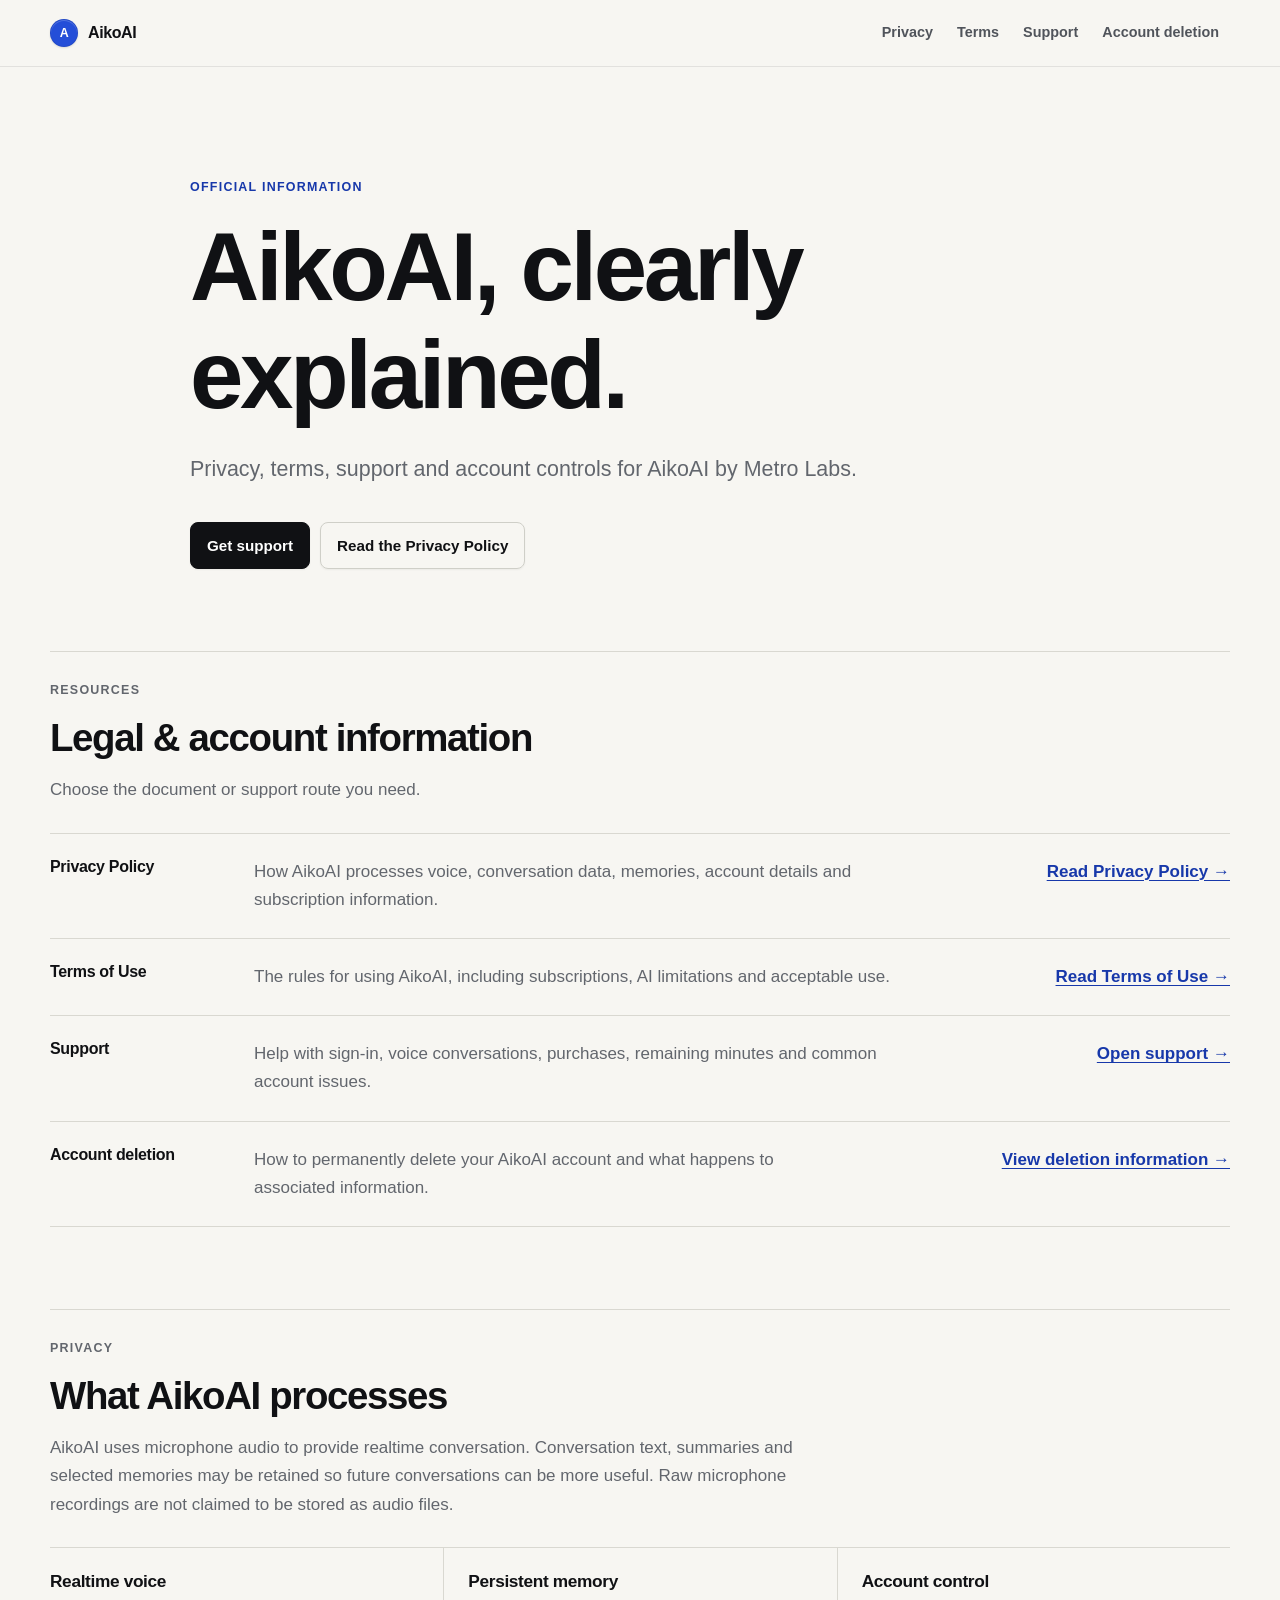
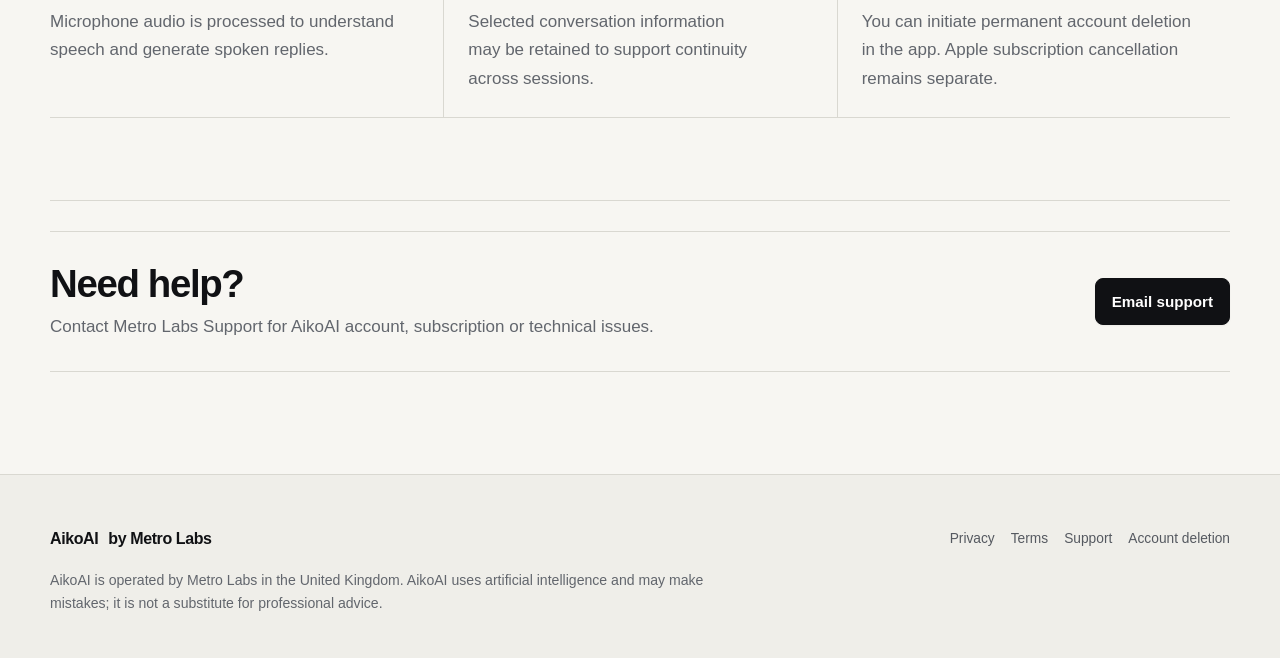
<file: index.html>
<!doctype html>
<html lang="en-GB">
<head>
  <meta charset="utf-8">
  <meta name="viewport" content="width=device-width, initial-scale=1">
  <meta name="description" content="Official privacy, terms, support and account-deletion information for AikoAI by Metro Labs.">
  <meta name="theme-color" content="#f7f6f2">
  <title>AikoAI — Legal & Support</title>
  <link rel="stylesheet" href="assets/styles.css">
</head>
<body>
  <a class="skip-link" href="#main">Skip to main content</a>

  <header class="site-header">
    <div class="nav-wrap">
      <a class="brand" href="./" aria-label="AikoAI home">
        <span class="brand-mark" aria-hidden="true">A</span>
        <span translate="no">AikoAI</span>
      </a>
      <nav class="site-nav" aria-label="Primary navigation">
        <a href="privacy/">Privacy</a>
        <a href="terms/">Terms</a>
        <a href="support/">Support</a>
        <a href="account-deletion/">Account deletion</a>
      </nav>
    </div>
  </header>

  <main id="main">
    <section class="hero page-wrap" aria-labelledby="hero-title">
      <p class="eyebrow">Official information</p>
      <h1 id="hero-title">AikoAI, clearly explained.</h1>
      <p class="hero-copy">Privacy, terms, support and account controls for AikoAI by Metro Labs.</p>
      <div class="button-row">
        <a class="button button-primary" href="support/">Get support</a>
        <a class="button button-secondary" href="privacy/">Read the Privacy Policy</a>
      </div>
    </section>

    <div class="page-wrap">
      <section class="section" aria-labelledby="resources-title">
        <div class="section-heading">
          <p class="eyebrow">Resources</p>
          <h2 id="resources-title">Legal & account information</h2>
          <p>Choose the document or support route you need.</p>
        </div>

        <div class="card-grid">
          <article class="card">
            <h3>Privacy Policy</h3>
            <p>How AikoAI processes voice, conversation data, memories, account details and subscription information.</p>
            <a class="card-link" href="privacy/">Read Privacy Policy <span aria-hidden="true">→</span></a>
          </article>

          <article class="card">
            <h3>Terms of Use</h3>
            <p>The rules for using AikoAI, including subscriptions, AI limitations and acceptable use.</p>
            <a class="card-link" href="terms/">Read Terms of Use <span aria-hidden="true">→</span></a>
          </article>

          <article class="card">
            <h3>Support</h3>
            <p>Help with sign-in, voice conversations, purchases, remaining minutes and common account issues.</p>
            <a class="card-link" href="support/">Open support <span aria-hidden="true">→</span></a>
          </article>

          <article class="card">
            <h3>Account deletion</h3>
            <p>How to permanently delete your AikoAI account and what happens to associated information.</p>
            <a class="card-link" href="account-deletion/">View deletion information <span aria-hidden="true">→</span></a>
          </article>
        </div>
      </section>

      <section class="section" aria-labelledby="privacy-title">
        <div class="section-heading">
          <p class="eyebrow">Privacy</p>
          <h2 id="privacy-title">What AikoAI processes</h2>
          <p>AikoAI uses microphone audio to provide realtime conversation. Conversation text, summaries and selected memories may be retained so future conversations can be more useful. Raw microphone recordings are not claimed to be stored as audio files.</p>
        </div>

        <div class="feature-grid">
          <article class="feature">
            <h3>Realtime voice</h3>
            <p>Microphone audio is processed to understand speech and generate spoken replies.</p>
          </article>
          <article class="feature">
            <h3>Persistent memory</h3>
            <p>Selected conversation information may be retained to support continuity across sessions.</p>
          </article>
          <article class="feature">
            <h3>Account control</h3>
            <p>You can initiate permanent account deletion in the app. Apple subscription cancellation remains separate.</p>
          </article>
        </div>
      </section>

      <section class="section" aria-labelledby="contact-title">
        <div class="contact-panel">
          <div>
            <h2 id="contact-title">Need help?</h2>
            <p>Contact Metro Labs Support for AikoAI account, subscription or technical issues.</p>
          </div>
          <a class="button button-primary" href="mailto:help.metrolabs@gmail.com?subject=AikoAI%20support%20request">Email support</a>
        </div>
      </section>
    </div>
  </main>

  <footer class="site-footer">
    <div class="page-wrap footer-grid">
      <div>
        <a class="brand" href="./"><span translate="no">AikoAI</span> by Metro Labs</a>
        <p>AikoAI is operated by Metro Labs in the United Kingdom. AikoAI uses artificial intelligence and may make mistakes; it is not a substitute for professional advice.</p>
      </div>
      <nav class="footer-links" aria-label="Footer navigation">
        <a href="privacy/">Privacy</a>
        <a href="terms/">Terms</a>
        <a href="support/">Support</a>
        <a href="account-deletion/">Account deletion</a>
      </nav>
    </div>
  </footer>
</body>
</html>
</file>
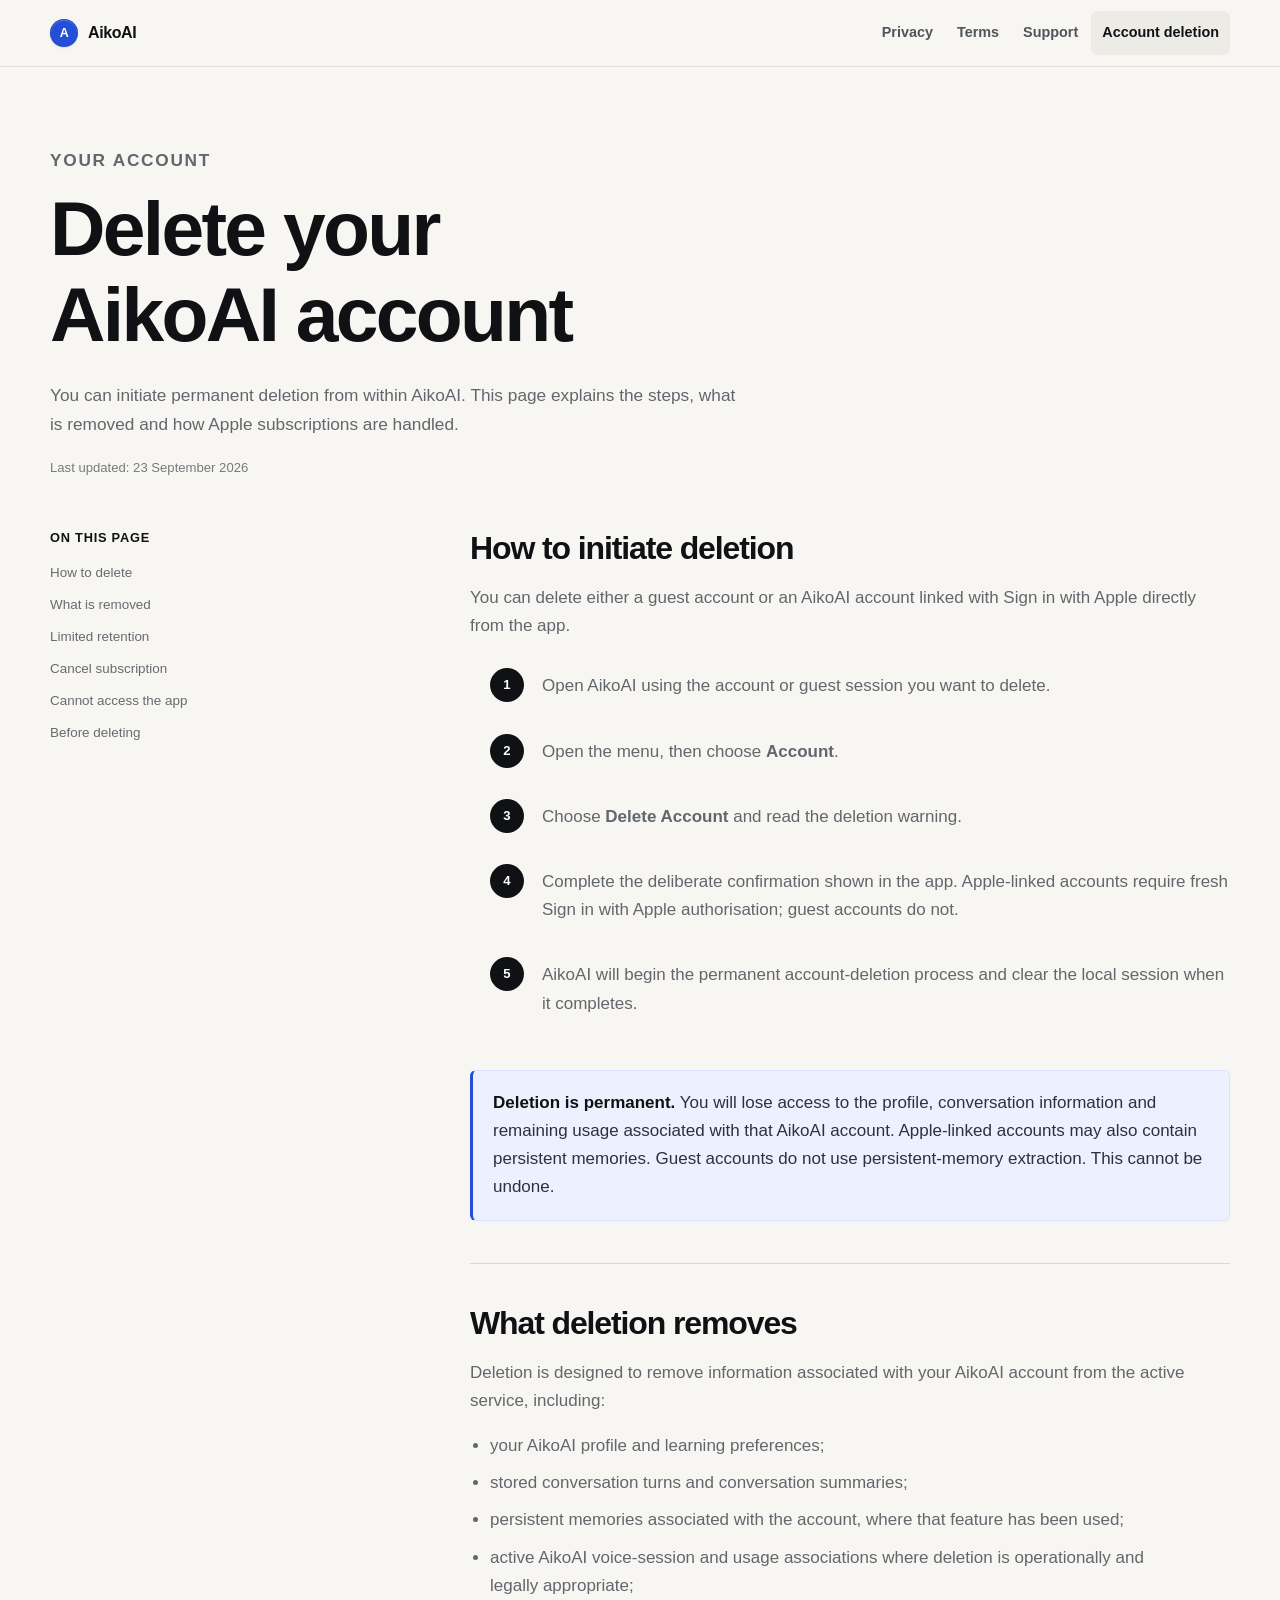
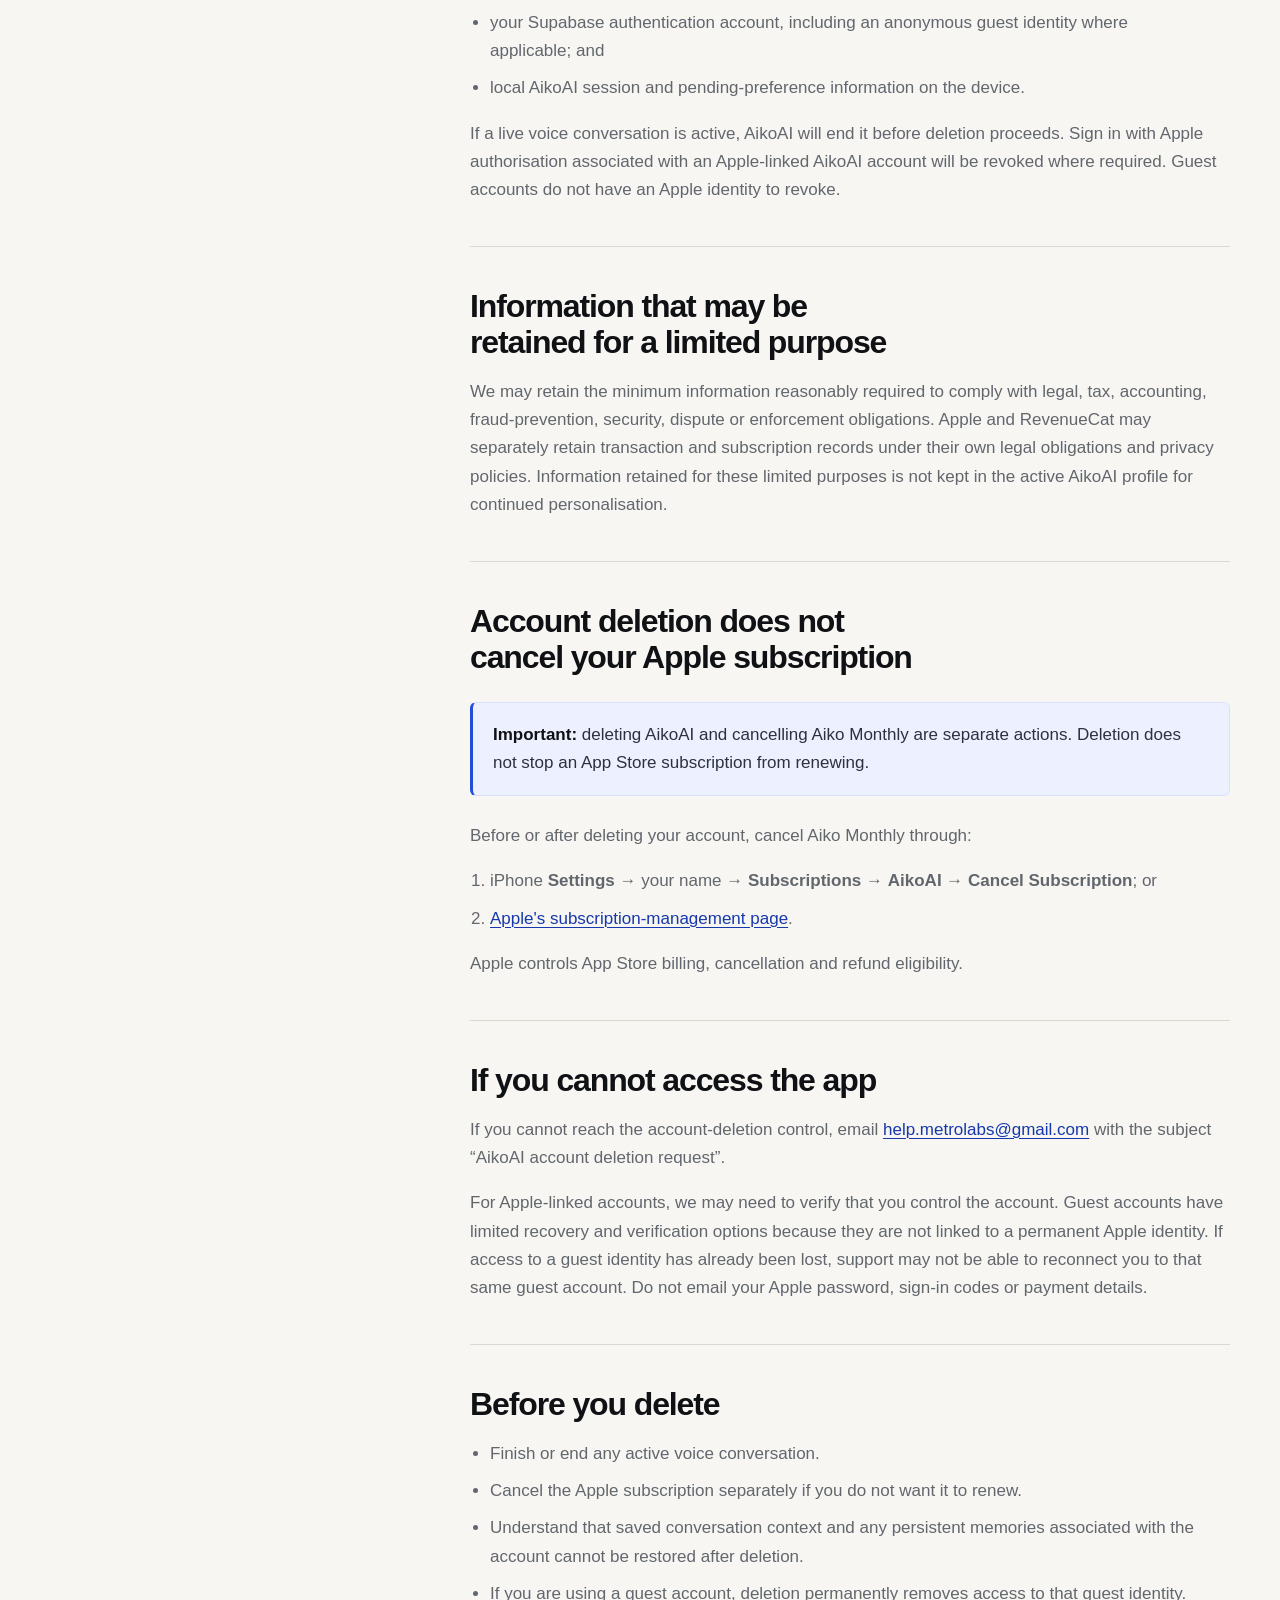
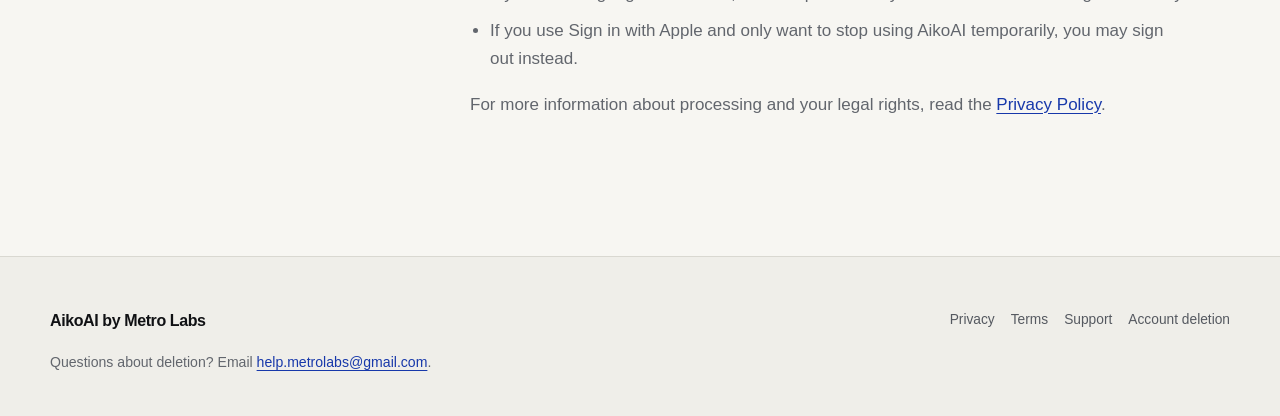
<file: account-deletion/index.html>
<!doctype html>
<html lang="en-GB">
<head>
  <meta charset="utf-8">
  <meta name="viewport" content="width=device-width, initial-scale=1">
  <meta name="description" content="How to delete an AikoAI account and associated information.">
  <meta name="theme-color" content="#fbfcff">
  <title>Account deletion — AikoAI</title>
  <link rel="stylesheet" href="../assets/styles.css">
</head>
<body>
  <a class="skip-link" href="#main">Skip to main content</a>
  <header class="site-header"><div class="nav-wrap"><a class="brand" href="../" aria-label="AikoAI home"><span class="brand-mark" aria-hidden="true">A</span>AikoAI</a><nav class="site-nav" aria-label="Primary navigation"><a href="../privacy/">Privacy</a><a href="../terms/">Terms</a><a href="../support/">Support</a><a aria-current="page" href="./">Account deletion</a></nav></div></header>

  <main id="main" class="page-wrap">
    <header class="legal-hero"><p class="eyebrow">Your account</p><h1>Delete your AikoAI account</h1><p>You can initiate permanent deletion from within AikoAI. This page explains the steps, what is removed and how Apple subscriptions are handled.</p><span class="updated">Last updated: 23 September 2026</span></header>
    <div class="legal-layout">
      <nav class="contents" aria-label="Contents"><strong>On this page</strong><a href="#how">How to delete</a><a href="#removed">What is removed</a><a href="#retained">Limited retention</a><a href="#subscription">Cancel subscription</a><a href="#access">Cannot access the app</a><a href="#before">Before deleting</a></nav>
      <article class="legal-card">
        <section id="how"><h2>How to initiate deletion</h2><p>You can delete either a guest account or an AikoAI account linked with Sign in with Apple directly from the app.</p><ol class="steps"><li>Open AikoAI using the account or guest session you want to delete.</li><li>Open the menu, then choose <strong>Account</strong>.</li><li>Choose <strong>Delete Account</strong> and read the deletion warning.</li><li>Complete the deliberate confirmation shown in the app. Apple-linked accounts require fresh Sign in with Apple authorisation; guest accounts do not.</li><li>AikoAI will begin the permanent account-deletion process and clear the local session when it completes.</li></ol><div class="notice"><strong>Deletion is permanent.</strong> You will lose access to the profile, conversation information and remaining usage associated with that AikoAI account. Apple-linked accounts may also contain persistent memories. Guest accounts do not use persistent-memory extraction. This cannot be undone.</div></section>

        <section id="removed"><h2>What deletion removes</h2><p>Deletion is designed to remove information associated with your AikoAI account from the active service, including:</p><ul><li>your AikoAI profile and learning preferences;</li><li>stored conversation turns and conversation summaries;</li><li>persistent memories associated with the account, where that feature has been used;</li><li>active AikoAI voice-session and usage associations where deletion is operationally and legally appropriate;</li><li>your Supabase authentication account, including an anonymous guest identity where applicable; and</li><li>local AikoAI session and pending-preference information on the device.</li></ul><p>If a live voice conversation is active, AikoAI will end it before deletion proceeds. Sign in with Apple authorisation associated with an Apple-linked AikoAI account will be revoked where required. Guest accounts do not have an Apple identity to revoke.</p></section>

        <section id="retained"><h2>Information that may be retained for a limited purpose</h2><p>We may retain the minimum information reasonably required to comply with legal, tax, accounting, fraud-prevention, security, dispute or enforcement obligations. Apple and RevenueCat may separately retain transaction and subscription records under their own legal obligations and privacy policies. Information retained for these limited purposes is not kept in the active AikoAI profile for continued personalisation.</p></section>

        <section id="subscription"><h2>Account deletion does not cancel your Apple subscription</h2><div class="notice"><strong>Important:</strong> deleting AikoAI and cancelling Aiko Monthly are separate actions. Deletion does not stop an App Store subscription from renewing.</div><p>Before or after deleting your account, cancel Aiko Monthly through:</p><ol><li>iPhone <strong>Settings</strong> → your name → <strong>Subscriptions</strong> → <strong>AikoAI</strong> → <strong>Cancel Subscription</strong>; or</li><li><a href="https://apps.apple.com/account/subscriptions">Apple's subscription-management page</a>.</li></ol><p>Apple controls App Store billing, cancellation and refund eligibility.</p></section>

        <section id="access"><h2>If you cannot access the app</h2><p>If you cannot reach the account-deletion control, email <a href="mailto:help.metrolabs@gmail.com?subject=AikoAI%20account%20deletion%20request">help.metrolabs@gmail.com</a> with the subject “AikoAI account deletion request”.</p><p>For Apple-linked accounts, we may need to verify that you control the account. Guest accounts have limited recovery and verification options because they are not linked to a permanent Apple identity. If access to a guest identity has already been lost, support may not be able to reconnect you to that same guest account. Do not email your Apple password, sign-in codes or payment details.</p></section>

        <section id="before"><h2>Before you delete</h2><ul><li>Finish or end any active voice conversation.</li><li>Cancel the Apple subscription separately if you do not want it to renew.</li><li>Understand that saved conversation context and any persistent memories associated with the account cannot be restored after deletion.</li><li>If you are using a guest account, deletion permanently removes access to that guest identity.</li><li>If you use Sign in with Apple and only want to stop using AikoAI temporarily, you may sign out instead.</li></ul><p>For more information about processing and your legal rights, read the <a href="../privacy/">Privacy Policy</a>.</p></section>
      </article>
    </div>
  </main>
  <footer class="site-footer"><div class="page-wrap footer-grid"><div><a class="brand" href="../">AikoAI by Metro Labs</a><p>Questions about deletion? Email <a href="mailto:help.metrolabs@gmail.com">help.metrolabs@gmail.com</a>.</p></div><nav class="footer-links" aria-label="Footer navigation"><a href="../privacy/">Privacy</a><a href="../terms/">Terms</a><a href="../support/">Support</a><a href="./">Account deletion</a></nav></div></footer>
</body>
</html>
</file>
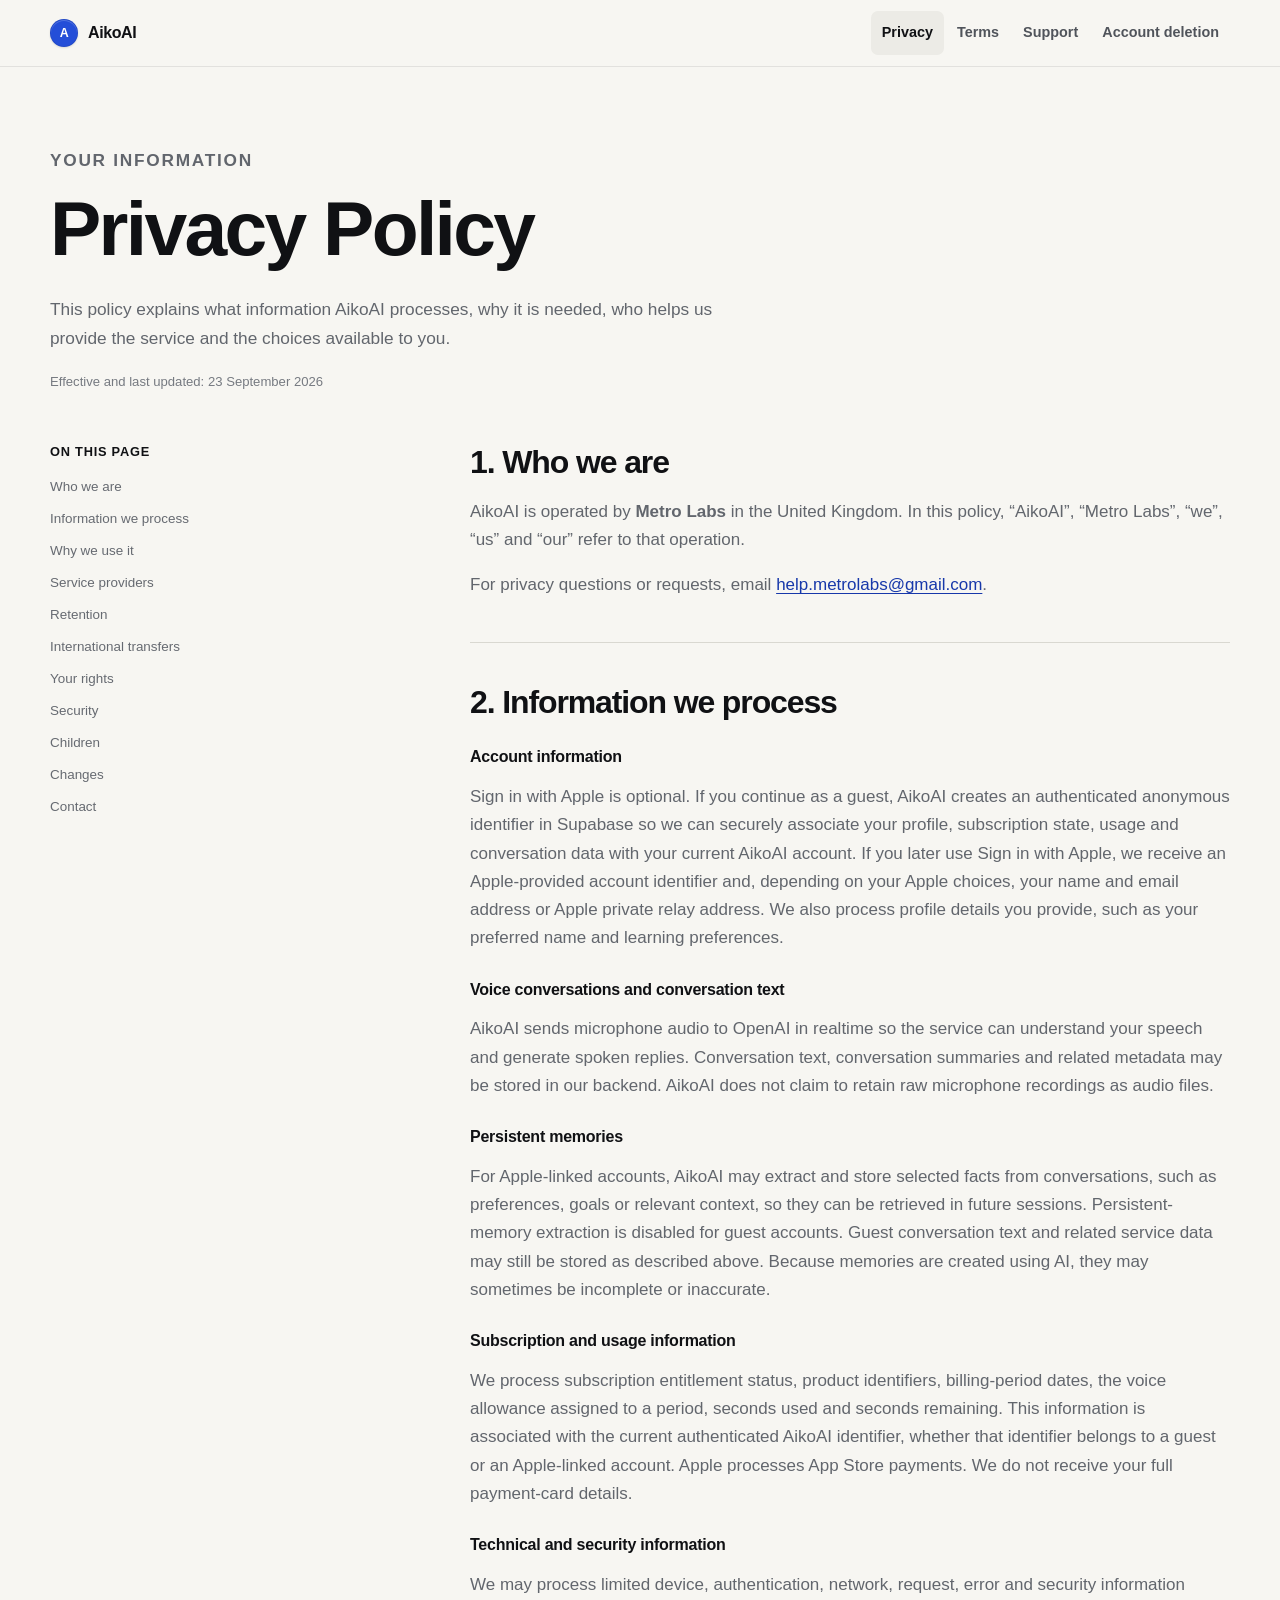
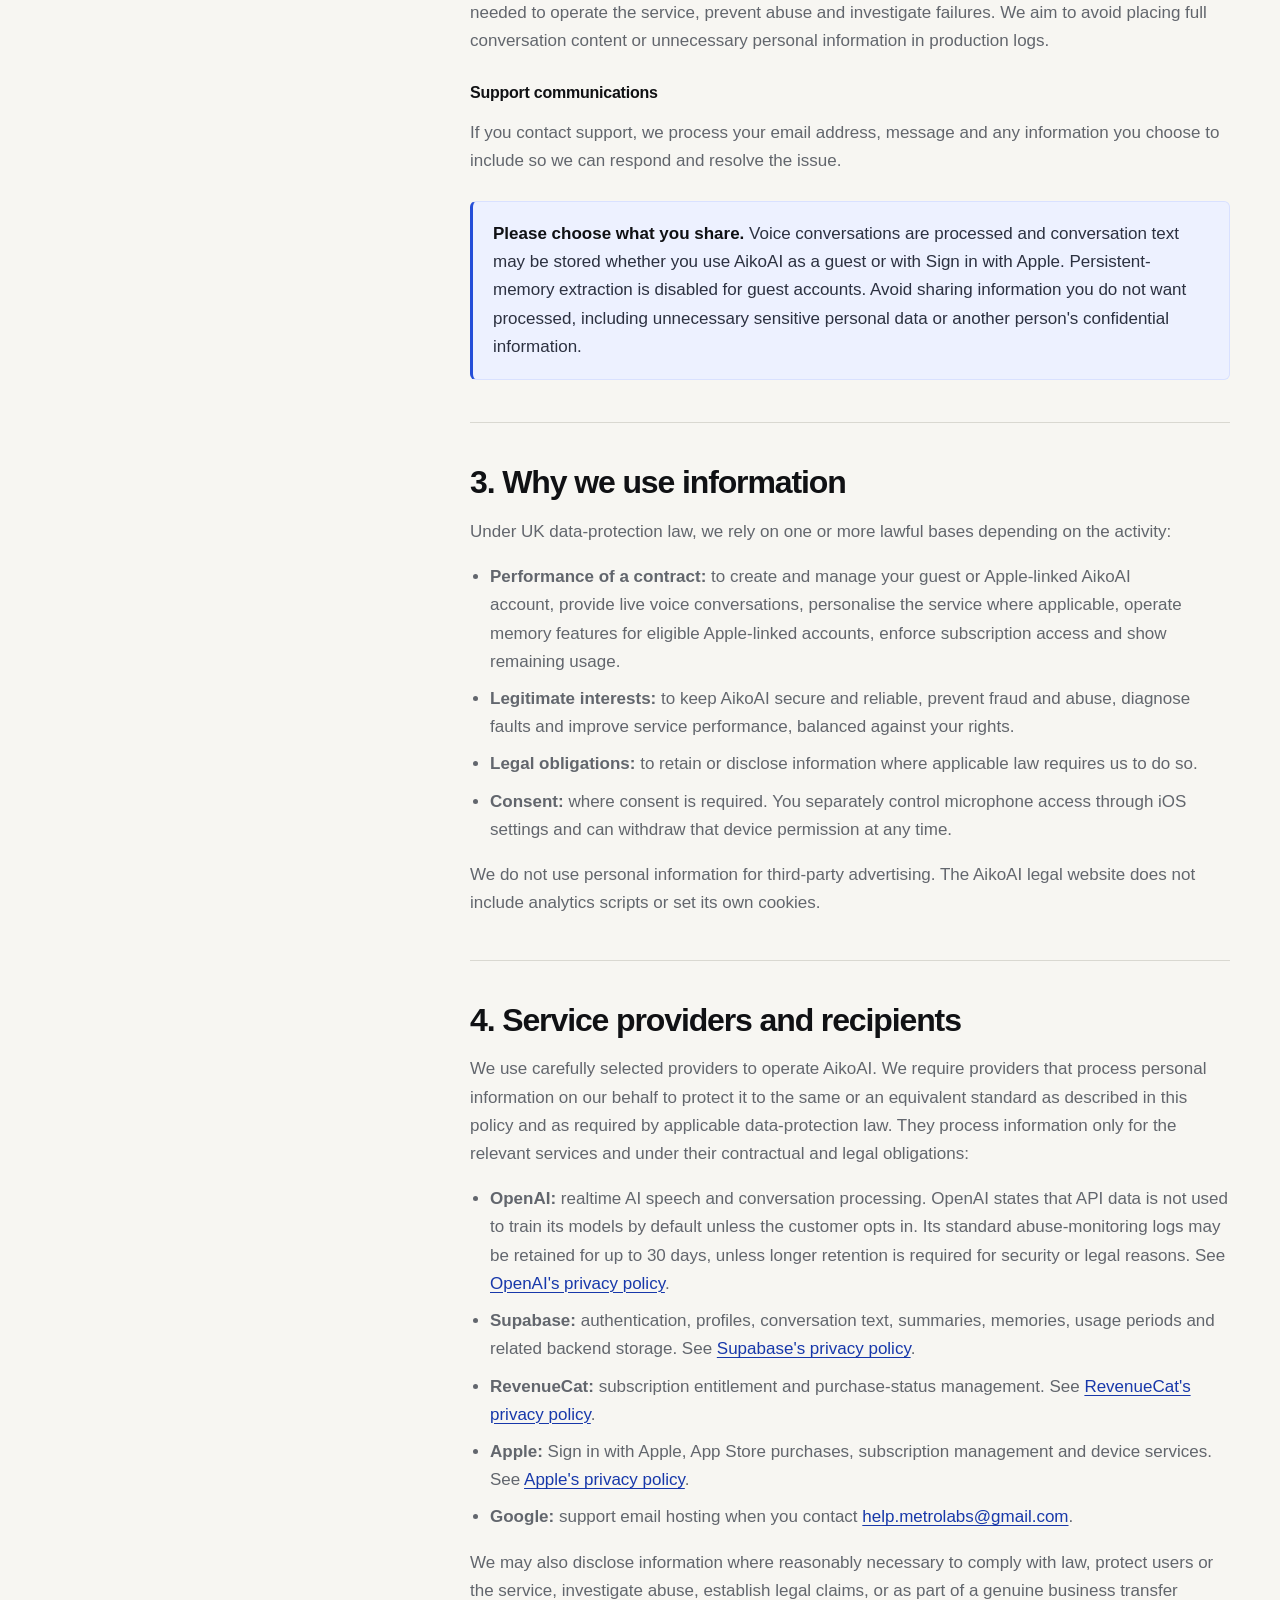
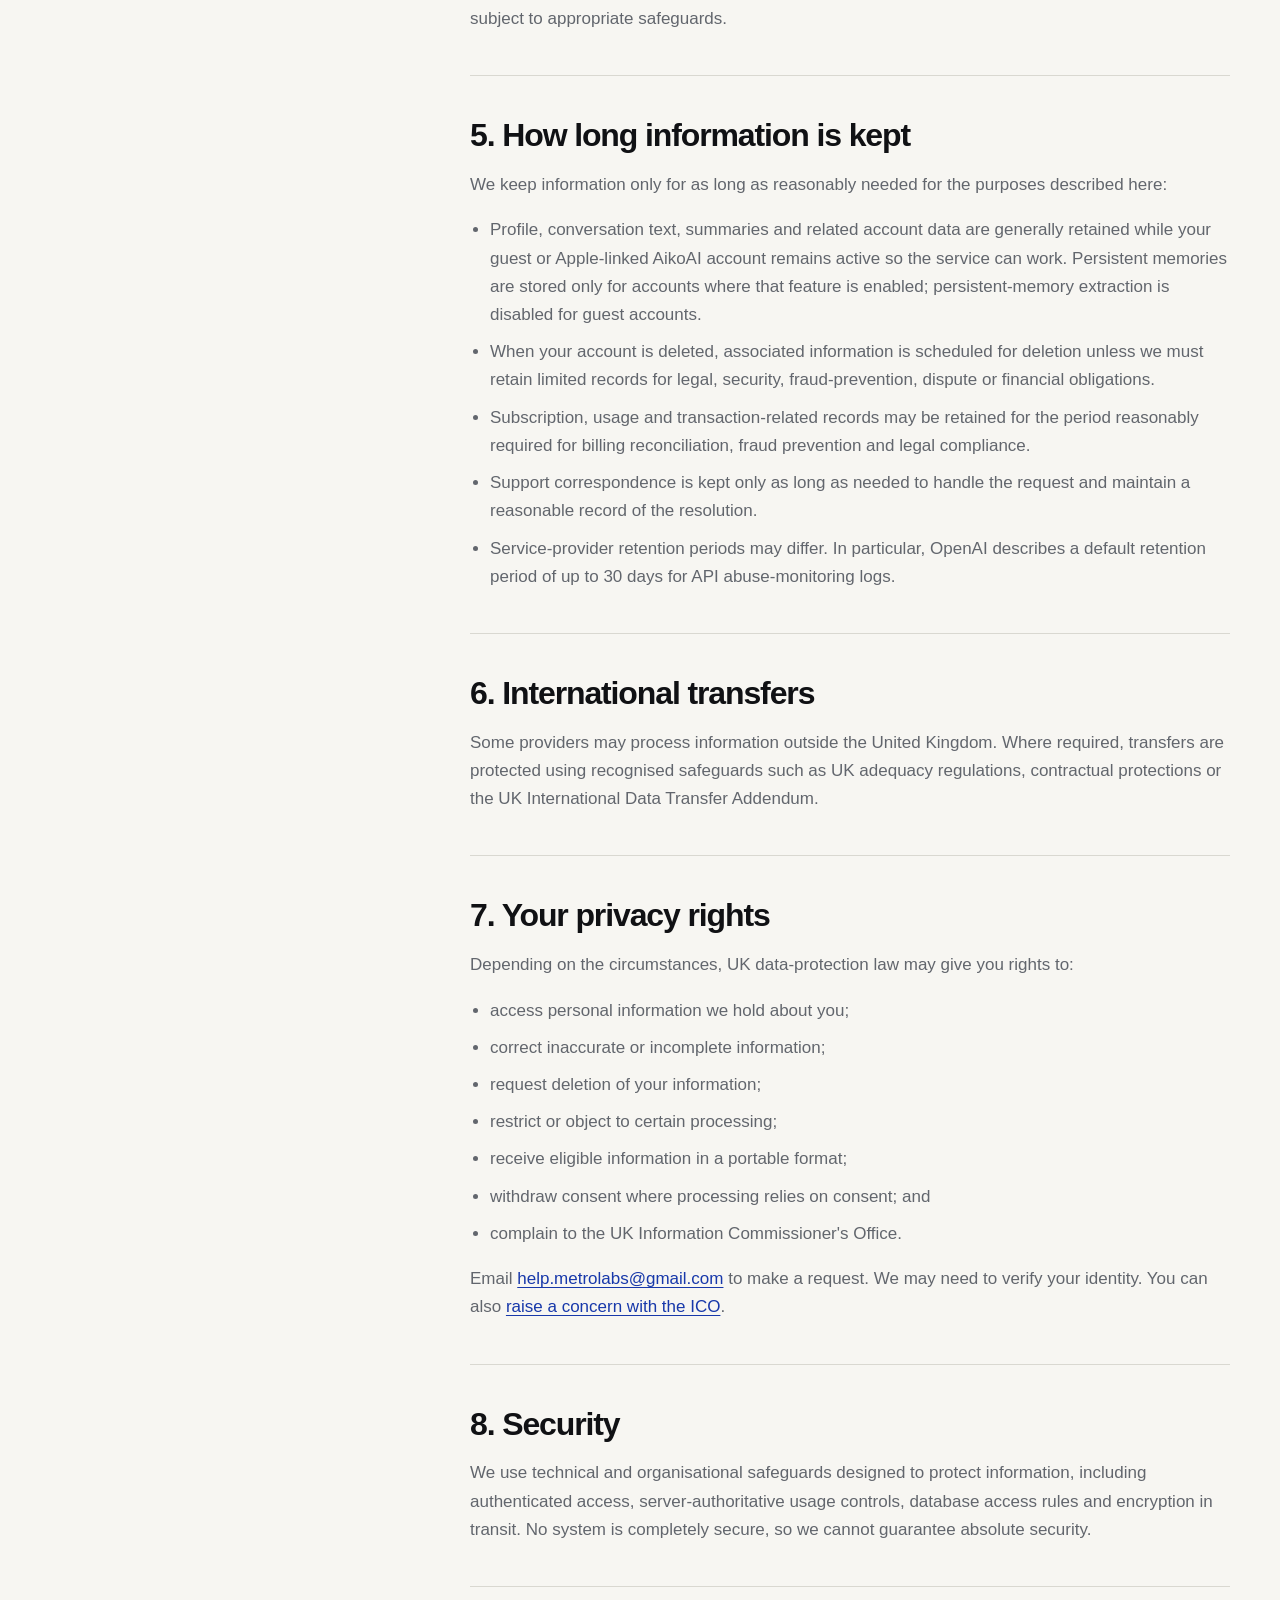
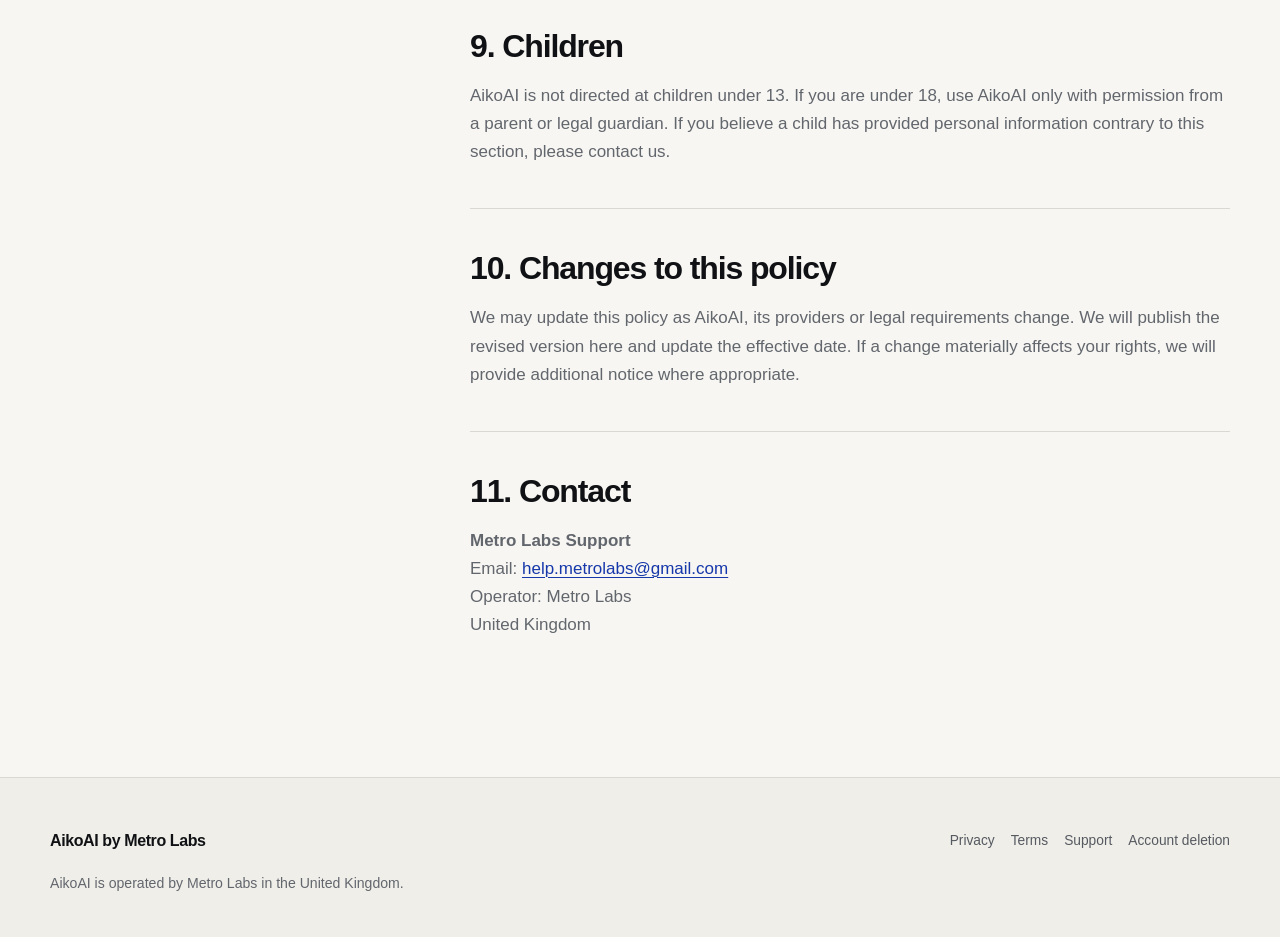
<file: privacy/index.html>
<!doctype html>
<html lang="en-GB">
<head>
  <meta charset="utf-8">
  <meta name="viewport" content="width=device-width, initial-scale=1">
  <meta name="description" content="Privacy Policy for AikoAI by Metro Labs.">
  <meta name="theme-color" content="#fbfcff">
  <title>Privacy Policy — AikoAI</title>
  <link rel="stylesheet" href="../assets/styles.css">
</head>
<body>
  <a class="skip-link" href="#main">Skip to main content</a>
  <header class="site-header">
    <div class="nav-wrap">
      <a class="brand" href="../" aria-label="AikoAI home"><span class="brand-mark" aria-hidden="true">A</span>AikoAI</a>
      <nav class="site-nav" aria-label="Primary navigation"><a aria-current="page" href="./">Privacy</a><a href="../terms/">Terms</a><a href="../support/">Support</a><a href="../account-deletion/">Account deletion</a></nav>
    </div>
  </header>

  <main id="main" class="page-wrap">
    <header class="legal-hero">
      <p class="eyebrow">Your information</p>
      <h1>Privacy Policy</h1>
      <p>This policy explains what information AikoAI processes, why it is needed, who helps us provide the service and the choices available to you.</p>
      <span class="updated">Effective and last updated: 23 September 2026</span>
    </header>

    <div class="legal-layout">
      <nav class="contents" aria-label="Contents">
        <strong>On this page</strong>
        <a href="#who-we-are">Who we are</a><a href="#information">Information we process</a><a href="#purposes">Why we use it</a><a href="#providers">Service providers</a><a href="#retention">Retention</a><a href="#transfers">International transfers</a><a href="#rights">Your rights</a><a href="#security">Security</a><a href="#children">Children</a><a href="#changes">Changes</a><a href="#contact">Contact</a>
      </nav>

      <article class="legal-card">
        <section id="who-we-are">
          <h2>1. Who we are</h2>
          <p>AikoAI is operated by <strong>Metro Labs</strong> in the United Kingdom. In this policy, “AikoAI”, “Metro Labs”, “we”, “us” and “our” refer to that operation.</p>
          <p>For privacy questions or requests, email <a href="mailto:help.metrolabs@gmail.com">help.metrolabs@gmail.com</a>.</p>
        </section>

        <section id="information">
          <h2>2. Information we process</h2>
          <h3>Account information</h3>
          <p>Sign in with Apple is optional. If you continue as a guest, AikoAI creates an authenticated anonymous identifier in Supabase so we can securely associate your profile, subscription state, usage and conversation data with your current AikoAI account. If you later use Sign in with Apple, we receive an Apple-provided account identifier and, depending on your Apple choices, your name and email address or Apple private relay address. We also process profile details you provide, such as your preferred name and learning preferences.</p>

          <h3>Voice conversations and conversation text</h3>
          <p>AikoAI sends microphone audio to OpenAI in realtime so the service can understand your speech and generate spoken replies. Conversation text, conversation summaries and related metadata may be stored in our backend. AikoAI does not claim to retain raw microphone recordings as audio files.</p>

          <h3>Persistent memories</h3>
          <p>For Apple-linked accounts, AikoAI may extract and store selected facts from conversations, such as preferences, goals or relevant context, so they can be retrieved in future sessions. Persistent-memory extraction is disabled for guest accounts. Guest conversation text and related service data may still be stored as described above. Because memories are created using AI, they may sometimes be incomplete or inaccurate.</p>

          <h3>Subscription and usage information</h3>
          <p>We process subscription entitlement status, product identifiers, billing-period dates, the voice allowance assigned to a period, seconds used and seconds remaining. This information is associated with the current authenticated AikoAI identifier, whether that identifier belongs to a guest or an Apple-linked account. Apple processes App Store payments. We do not receive your full payment-card details.</p>

          <h3>Technical and security information</h3>
          <p>We may process limited device, authentication, network, request, error and security information needed to operate the service, prevent abuse and investigate failures. We aim to avoid placing full conversation content or unnecessary personal information in production logs.</p>

          <h3>Support communications</h3>
          <p>If you contact support, we process your email address, message and any information you choose to include so we can respond and resolve the issue.</p>

          <div class="notice"><strong>Please choose what you share.</strong> Voice conversations are processed and conversation text may be stored whether you use AikoAI as a guest or with Sign in with Apple. Persistent-memory extraction is disabled for guest accounts. Avoid sharing information you do not want processed, including unnecessary sensitive personal data or another person's confidential information.</div>
        </section>

        <section id="purposes">
          <h2>3. Why we use information</h2>
          <p>Under UK data-protection law, we rely on one or more lawful bases depending on the activity:</p>
          <ul>
            <li><strong>Performance of a contract:</strong> to create and manage your guest or Apple-linked AikoAI account, provide live voice conversations, personalise the service where applicable, operate memory features for eligible Apple-linked accounts, enforce subscription access and show remaining usage.</li>
            <li><strong>Legitimate interests:</strong> to keep AikoAI secure and reliable, prevent fraud and abuse, diagnose faults and improve service performance, balanced against your rights.</li>
            <li><strong>Legal obligations:</strong> to retain or disclose information where applicable law requires us to do so.</li>
            <li><strong>Consent:</strong> where consent is required. You separately control microphone access through iOS settings and can withdraw that device permission at any time.</li>
          </ul>
          <p>We do not use personal information for third-party advertising. The AikoAI legal website does not include analytics scripts or set its own cookies.</p>
        </section>

        <section id="providers">
          <h2>4. Service providers and recipients</h2>
          <p>We use carefully selected providers to operate AikoAI. We require providers that process personal information on our behalf to protect it to the same or an equivalent standard as described in this policy and as required by applicable data-protection law. They process information only for the relevant services and under their contractual and legal obligations:</p>
          <ul>
            <li><strong>OpenAI:</strong> realtime AI speech and conversation processing. OpenAI states that API data is not used to train its models by default unless the customer opts in. Its standard abuse-monitoring logs may be retained for up to 30 days, unless longer retention is required for security or legal reasons. See <a href="https://openai.com/policies/row-privacy-policy/">OpenAI's privacy policy</a>.</li>
            <li><strong>Supabase:</strong> authentication, profiles, conversation text, summaries, memories, usage periods and related backend storage. See <a href="https://supabase.com/privacy">Supabase's privacy policy</a>.</li>
            <li><strong>RevenueCat:</strong> subscription entitlement and purchase-status management. See <a href="https://www.revenuecat.com/privacy">RevenueCat's privacy policy</a>.</li>
            <li><strong>Apple:</strong> Sign in with Apple, App Store purchases, subscription management and device services. See <a href="https://www.apple.com/legal/privacy/en-ww/">Apple's privacy policy</a>.</li>
            <li><strong>Google:</strong> support email hosting when you contact <a href="mailto:help.metrolabs@gmail.com">help.metrolabs@gmail.com</a>.</li>
          </ul>
          <p>We may also disclose information where reasonably necessary to comply with law, protect users or the service, investigate abuse, establish legal claims, or as part of a genuine business transfer subject to appropriate safeguards.</p>
        </section>

        <section id="retention">
          <h2>5. How long information is kept</h2>
          <p>We keep information only for as long as reasonably needed for the purposes described here:</p>
          <ul>
            <li>Profile, conversation text, summaries and related account data are generally retained while your guest or Apple-linked AikoAI account remains active so the service can work. Persistent memories are stored only for accounts where that feature is enabled; persistent-memory extraction is disabled for guest accounts.</li>
            <li>When your account is deleted, associated information is scheduled for deletion unless we must retain limited records for legal, security, fraud-prevention, dispute or financial obligations.</li>
            <li>Subscription, usage and transaction-related records may be retained for the period reasonably required for billing reconciliation, fraud prevention and legal compliance.</li>
            <li>Support correspondence is kept only as long as needed to handle the request and maintain a reasonable record of the resolution.</li>
            <li>Service-provider retention periods may differ. In particular, OpenAI describes a default retention period of up to 30 days for API abuse-monitoring logs.</li>
          </ul>
        </section>

        <section id="transfers">
          <h2>6. International transfers</h2>
          <p>Some providers may process information outside the United Kingdom. Where required, transfers are protected using recognised safeguards such as UK adequacy regulations, contractual protections or the UK International Data Transfer Addendum.</p>
        </section>

        <section id="rights">
          <h2>7. Your privacy rights</h2>
          <p>Depending on the circumstances, UK data-protection law may give you rights to:</p>
          <ul>
            <li>access personal information we hold about you;</li>
            <li>correct inaccurate or incomplete information;</li>
            <li>request deletion of your information;</li>
            <li>restrict or object to certain processing;</li>
            <li>receive eligible information in a portable format;</li>
            <li>withdraw consent where processing relies on consent; and</li>
            <li>complain to the UK Information Commissioner's Office.</li>
          </ul>
          <p>Email <a href="mailto:help.metrolabs@gmail.com">help.metrolabs@gmail.com</a> to make a request. We may need to verify your identity. You can also <a href="https://ico.org.uk/make-a-complaint/data-protection-complaints/">raise a concern with the ICO</a>.</p>
        </section>

        <section id="security">
          <h2>8. Security</h2>
          <p>We use technical and organisational safeguards designed to protect information, including authenticated access, server-authoritative usage controls, database access rules and encryption in transit. No system is completely secure, so we cannot guarantee absolute security.</p>
        </section>

        <section id="children">
          <h2>9. Children</h2>
          <p>AikoAI is not directed at children under 13. If you are under 18, use AikoAI only with permission from a parent or legal guardian. If you believe a child has provided personal information contrary to this section, please contact us.</p>
        </section>

        <section id="changes">
          <h2>10. Changes to this policy</h2>
          <p>We may update this policy as AikoAI, its providers or legal requirements change. We will publish the revised version here and update the effective date. If a change materially affects your rights, we will provide additional notice where appropriate.</p>
        </section>

        <section id="contact">
          <h2>11. Contact</h2>
          <p><strong>Metro Labs Support</strong><br>Email: <a href="mailto:help.metrolabs@gmail.com">help.metrolabs@gmail.com</a><br>Operator: Metro Labs<br>United Kingdom</p>
        </section>
      </article>
    </div>
  </main>

  <footer class="site-footer"><div class="page-wrap footer-grid"><div><a class="brand" href="../">AikoAI by Metro Labs</a><p>AikoAI is operated by Metro Labs in the United Kingdom.</p></div><nav class="footer-links" aria-label="Footer navigation"><a href="./">Privacy</a><a href="../terms/">Terms</a><a href="../support/">Support</a><a href="../account-deletion/">Account deletion</a></nav></div></footer>
</body>
</html>
</file>
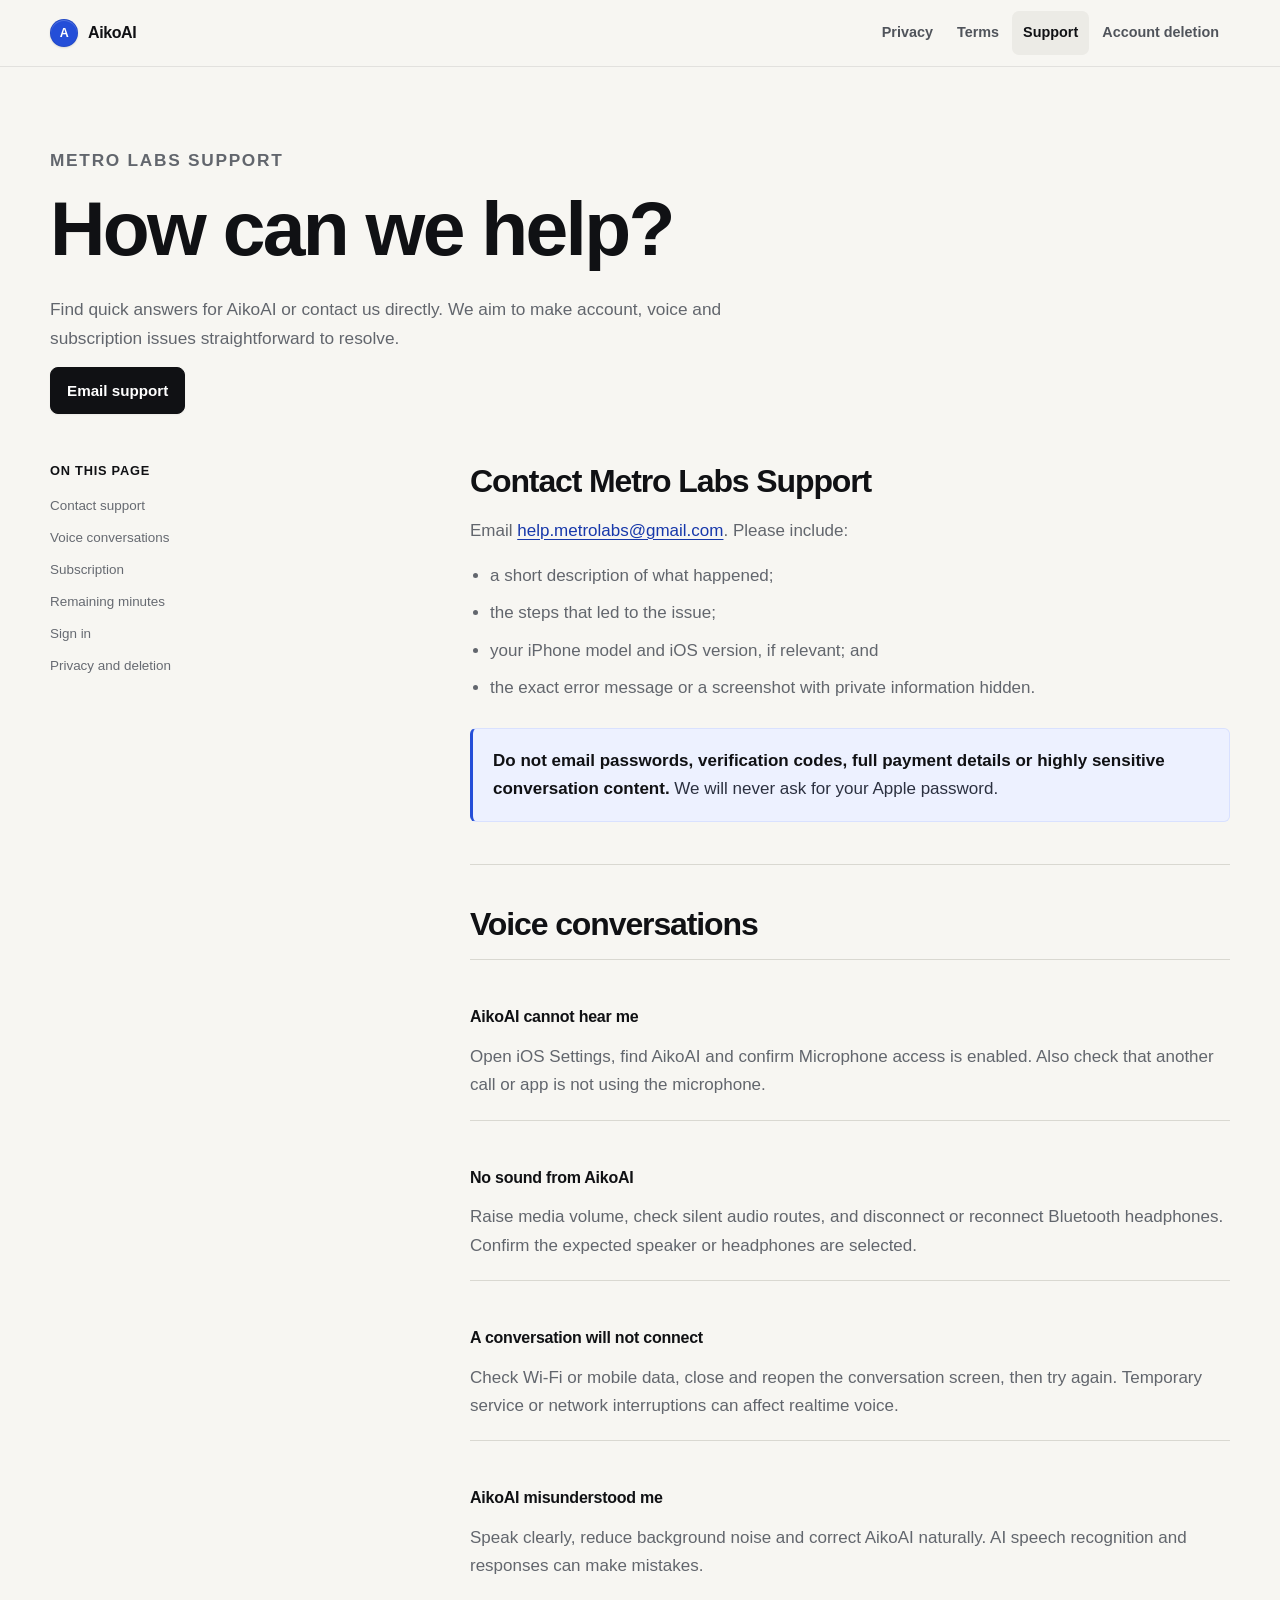
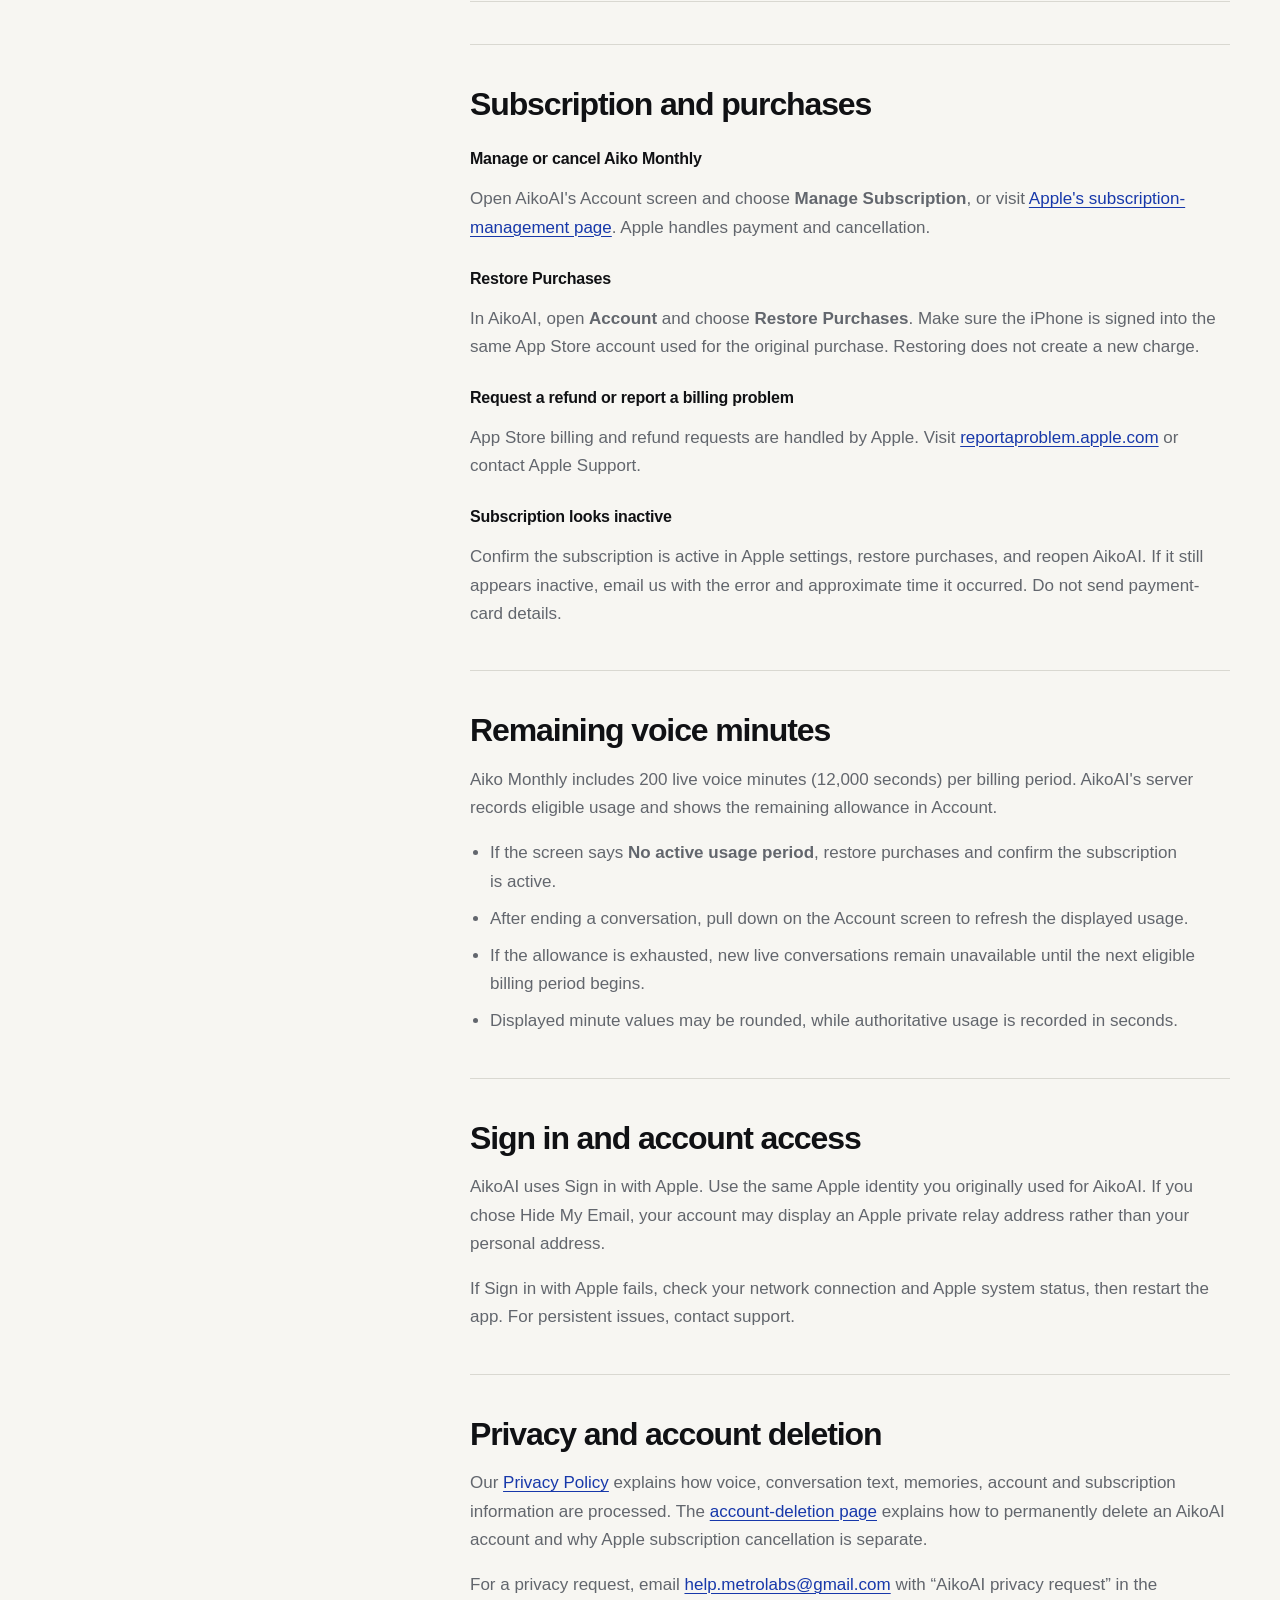
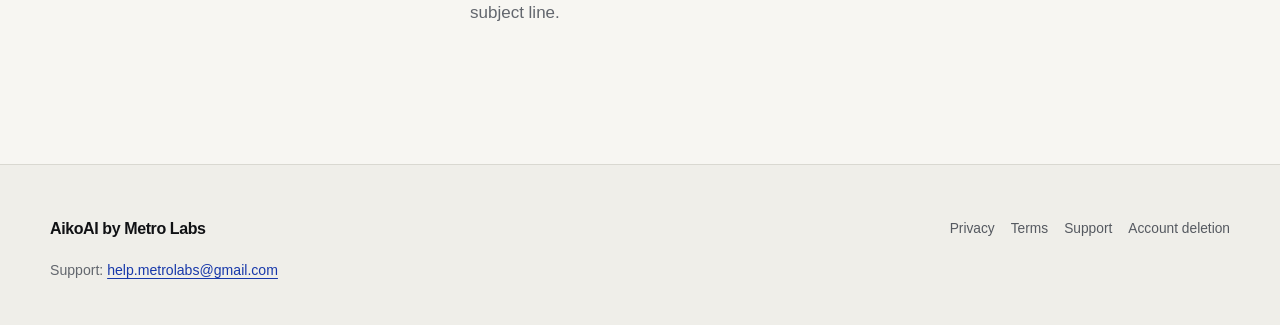
<file: support/index.html>
<!doctype html>
<html lang="en-GB">
<head>
  <meta charset="utf-8">
  <meta name="viewport" content="width=device-width, initial-scale=1">
  <meta name="description" content="Support and common questions for AikoAI by Metro Labs.">
  <meta name="theme-color" content="#fbfcff">
  <title>Support — AikoAI</title>
  <link rel="stylesheet" href="../assets/styles.css">
</head>
<body>
  <a class="skip-link" href="#main">Skip to main content</a>
  <header class="site-header"><div class="nav-wrap"><a class="brand" href="../" aria-label="AikoAI home"><span class="brand-mark" aria-hidden="true">A</span>AikoAI</a><nav class="site-nav" aria-label="Primary navigation"><a href="../privacy/">Privacy</a><a href="../terms/">Terms</a><a aria-current="page" href="./">Support</a><a href="../account-deletion/">Account deletion</a></nav></div></header>

  <main id="main" class="page-wrap">
    <header class="legal-hero"><p class="eyebrow">Metro Labs Support</p><h1>How can we help?</h1><p>Find quick answers for AikoAI or contact us directly. We aim to make account, voice and subscription issues straightforward to resolve.</p><div class="button-row" style="justify-content:flex-start"><a class="button button-primary" href="mailto:help.metrolabs@gmail.com?subject=AikoAI%20support%20request">Email support</a></div></header>
    <div class="legal-layout">
      <nav class="contents" aria-label="Contents"><strong>On this page</strong><a href="#contact">Contact support</a><a href="#voice">Voice conversations</a><a href="#subscription">Subscription</a><a href="#minutes">Remaining minutes</a><a href="#signin">Sign in</a><a href="#privacy">Privacy and deletion</a></nav>
      <article class="legal-card">
        <section id="contact"><h2>Contact Metro Labs Support</h2><p>Email <a href="mailto:help.metrolabs@gmail.com">help.metrolabs@gmail.com</a>. Please include:</p><ul><li>a short description of what happened;</li><li>the steps that led to the issue;</li><li>your iPhone model and iOS version, if relevant; and</li><li>the exact error message or a screenshot with private information hidden.</li></ul><div class="notice"><strong>Do not email passwords, verification codes, full payment details or highly sensitive conversation content.</strong> We will never ask for your Apple password.</div></section>

        <section id="voice"><h2>Voice conversations</h2><div class="support-grid"><article class="support-item"><h3>AikoAI cannot hear me</h3><p>Open iOS Settings, find AikoAI and confirm Microphone access is enabled. Also check that another call or app is not using the microphone.</p></article><article class="support-item"><h3>No sound from AikoAI</h3><p>Raise media volume, check silent audio routes, and disconnect or reconnect Bluetooth headphones. Confirm the expected speaker or headphones are selected.</p></article><article class="support-item"><h3>A conversation will not connect</h3><p>Check Wi‑Fi or mobile data, close and reopen the conversation screen, then try again. Temporary service or network interruptions can affect realtime voice.</p></article><article class="support-item"><h3>AikoAI misunderstood me</h3><p>Speak clearly, reduce background noise and correct AikoAI naturally. AI speech recognition and responses can make mistakes.</p></article></div></section>

        <section id="subscription"><h2>Subscription and purchases</h2><h3>Manage or cancel Aiko Monthly</h3><p>Open AikoAI's Account screen and choose <strong>Manage Subscription</strong>, or visit <a href="https://apps.apple.com/account/subscriptions">Apple's subscription-management page</a>. Apple handles payment and cancellation.</p><h3>Restore Purchases</h3><p>In AikoAI, open <strong>Account</strong> and choose <strong>Restore Purchases</strong>. Make sure the iPhone is signed into the same App Store account used for the original purchase. Restoring does not create a new charge.</p><h3>Request a refund or report a billing problem</h3><p>App Store billing and refund requests are handled by Apple. Visit <a href="https://reportaproblem.apple.com/">reportaproblem.apple.com</a> or contact Apple Support.</p><h3>Subscription looks inactive</h3><p>Confirm the subscription is active in Apple settings, restore purchases, and reopen AikoAI. If it still appears inactive, email us with the error and approximate time it occurred. Do not send payment-card details.</p></section>

        <section id="minutes"><h2>Remaining voice minutes</h2><p>Aiko Monthly includes 200 live voice minutes (12,000 seconds) per billing period. AikoAI's server records eligible usage and shows the remaining allowance in Account.</p><ul><li>If the screen says <strong>No active usage period</strong>, restore purchases and confirm the subscription is active.</li><li>After ending a conversation, pull down on the Account screen to refresh the displayed usage.</li><li>If the allowance is exhausted, new live conversations remain unavailable until the next eligible billing period begins.</li><li>Displayed minute values may be rounded, while authoritative usage is recorded in seconds.</li></ul></section>

        <section id="signin"><h2>Sign in and account access</h2><p>AikoAI uses Sign in with Apple. Use the same Apple identity you originally used for AikoAI. If you chose Hide My Email, your account may display an Apple private relay address rather than your personal address.</p><p>If Sign in with Apple fails, check your network connection and Apple system status, then restart the app. For persistent issues, contact support.</p></section>

        <section id="privacy"><h2>Privacy and account deletion</h2><p>Our <a href="../privacy/">Privacy Policy</a> explains how voice, conversation text, memories, account and subscription information are processed. The <a href="../account-deletion/">account-deletion page</a> explains how to permanently delete an AikoAI account and why Apple subscription cancellation is separate.</p><p>For a privacy request, email <a href="mailto:help.metrolabs@gmail.com?subject=AikoAI%20privacy%20request">help.metrolabs@gmail.com</a> with “AikoAI privacy request” in the subject line.</p></section>
      </article>
    </div>
  </main>
  <footer class="site-footer"><div class="page-wrap footer-grid"><div><a class="brand" href="../">AikoAI by Metro Labs</a><p>Support: <a href="mailto:help.metrolabs@gmail.com">help.metrolabs@gmail.com</a></p></div><nav class="footer-links" aria-label="Footer navigation"><a href="../privacy/">Privacy</a><a href="../terms/">Terms</a><a href="./">Support</a><a href="../account-deletion/">Account deletion</a></nav></div></footer>
</body>
</html>
</file>
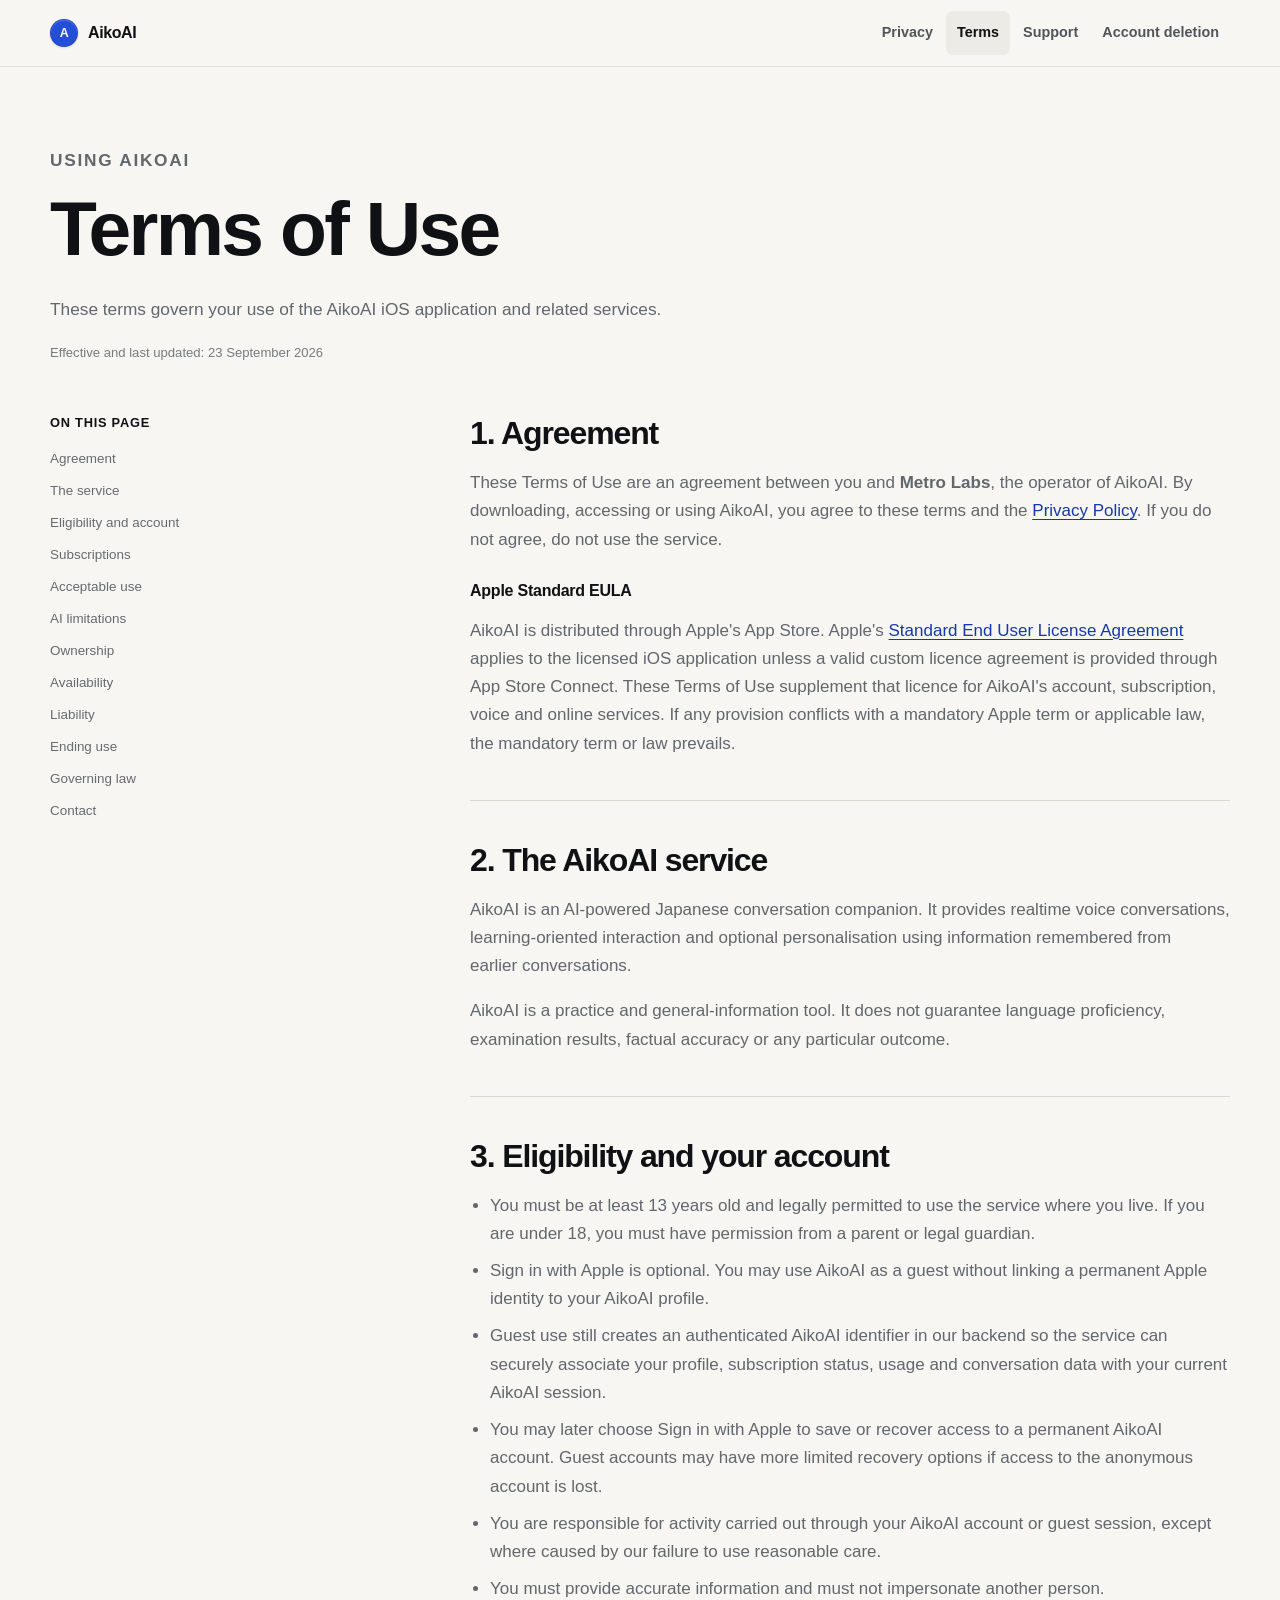
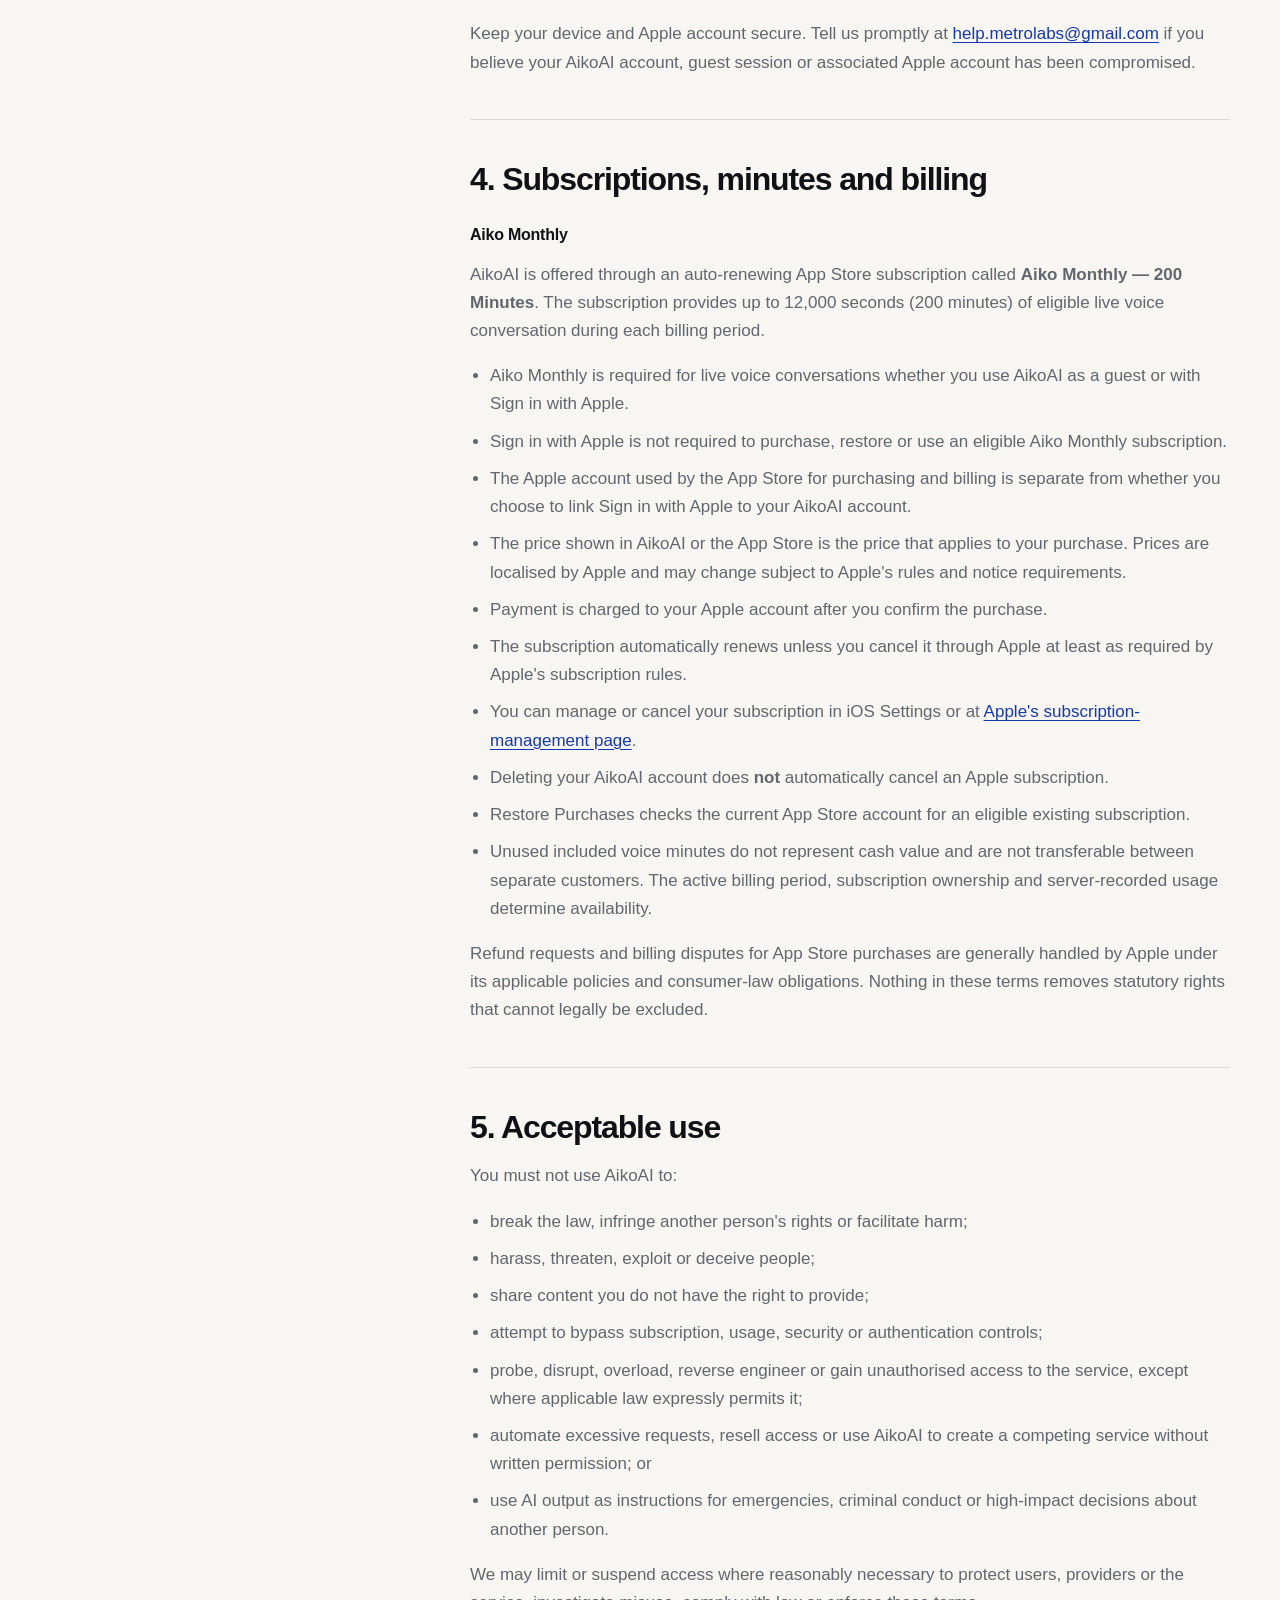
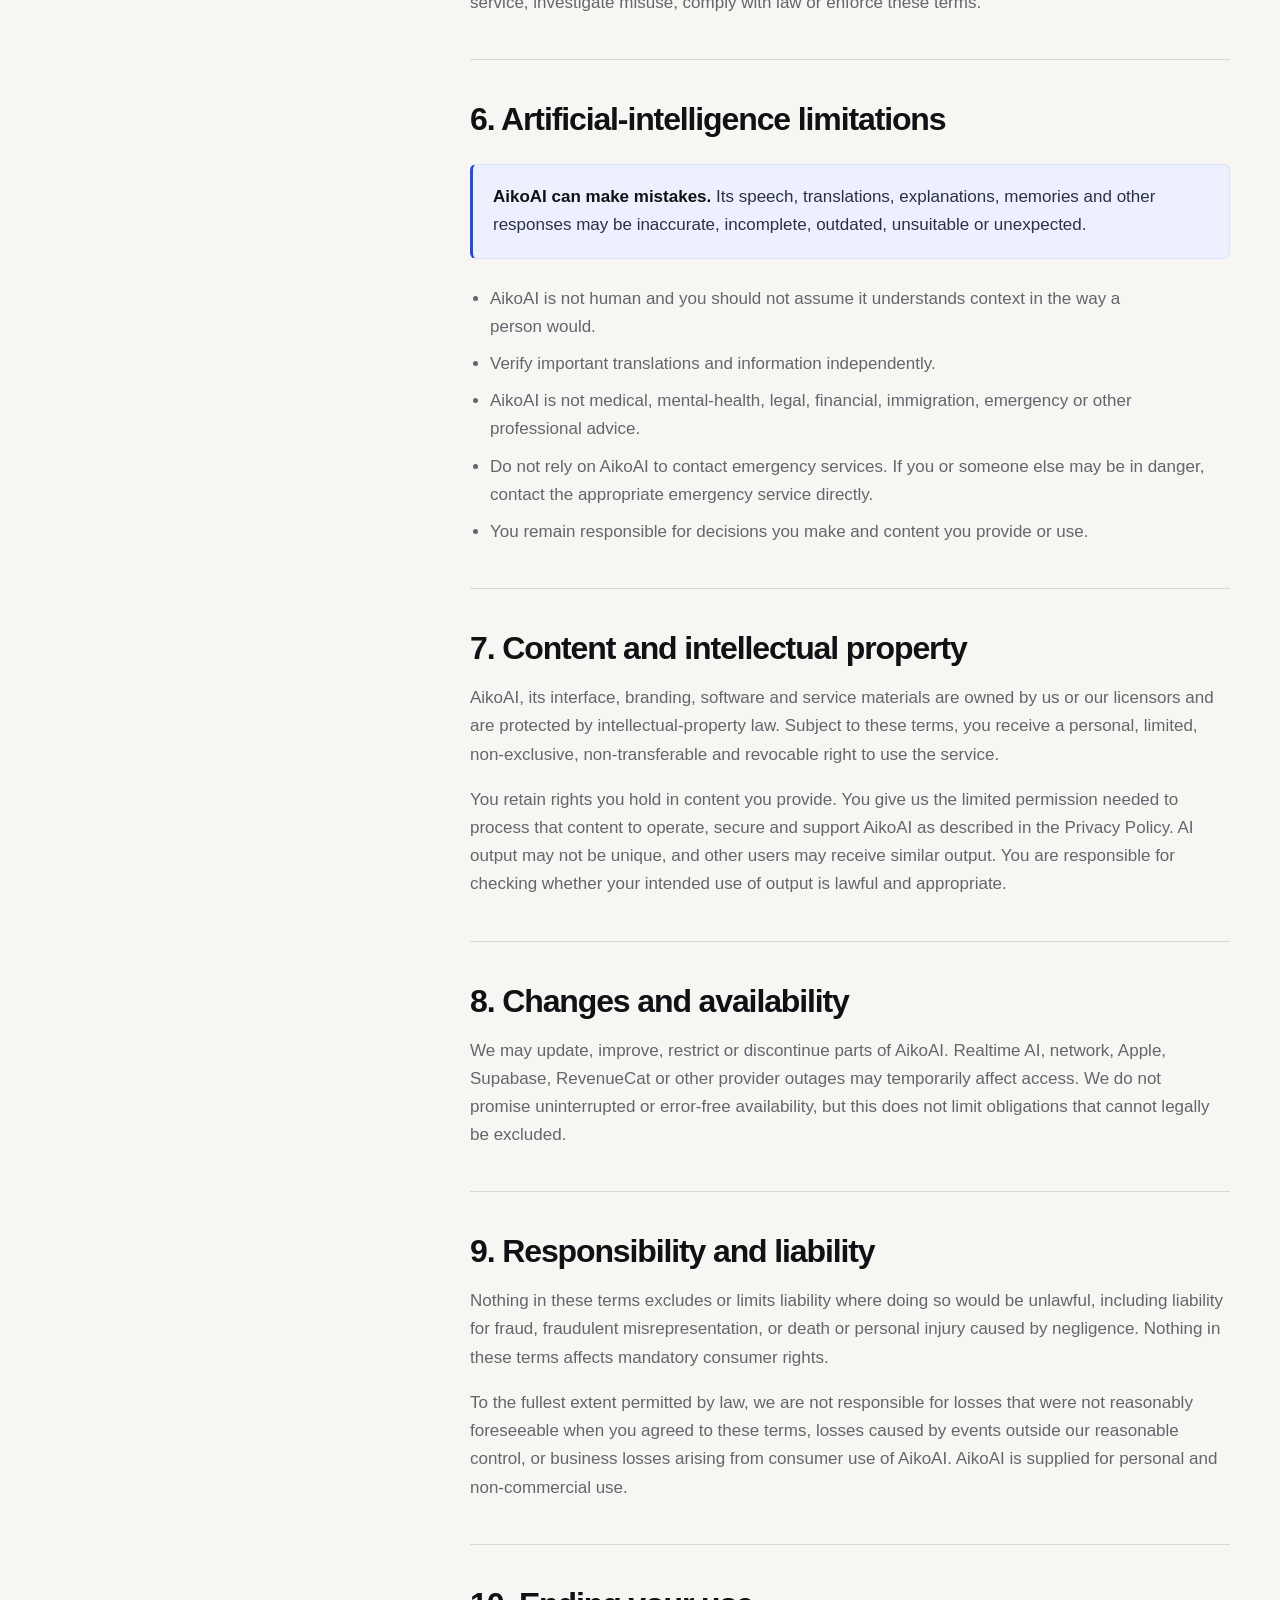
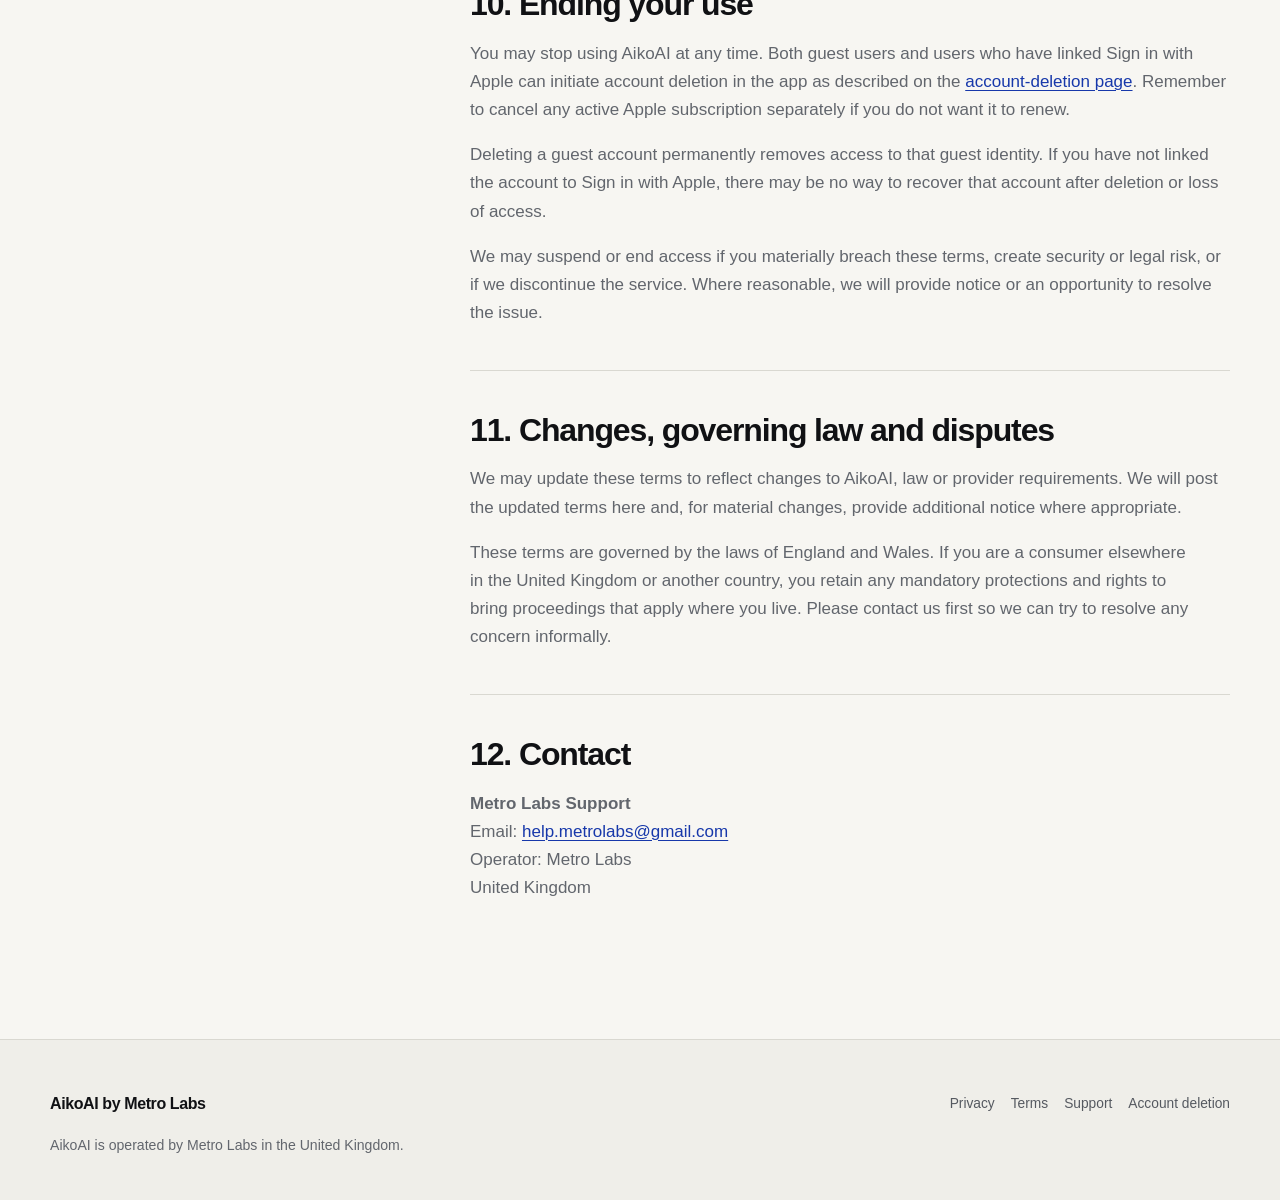
<file: terms/index.html>
<!doctype html>
<html lang="en-GB">
<head>
  <meta charset="utf-8">
  <meta name="viewport" content="width=device-width, initial-scale=1">
  <meta name="description" content="Terms of Use for AikoAI by Metro Labs.">
  <meta name="theme-color" content="#fbfcff">
  <title>Terms of Use — AikoAI</title>
  <link rel="stylesheet" href="../assets/styles.css">
</head>
<body>
  <a class="skip-link" href="#main">Skip to main content</a>
  <header class="site-header"><div class="nav-wrap"><a class="brand" href="../" aria-label="AikoAI home"><span class="brand-mark" aria-hidden="true">A</span>AikoAI</a><nav class="site-nav" aria-label="Primary navigation"><a href="../privacy/">Privacy</a><a aria-current="page" href="./">Terms</a><a href="../support/">Support</a><a href="../account-deletion/">Account deletion</a></nav></div></header>

  <main id="main" class="page-wrap">
    <header class="legal-hero"><p class="eyebrow">Using AikoAI</p><h1>Terms of Use</h1><p>These terms govern your use of the AikoAI iOS application and related services.</p><span class="updated">Effective and last updated: 23 September 2026</span></header>
    <div class="legal-layout">
      <nav class="contents" aria-label="Contents"><strong>On this page</strong><a href="#agreement">Agreement</a><a href="#service">The service</a><a href="#eligibility">Eligibility and account</a><a href="#subscriptions">Subscriptions</a><a href="#acceptable-use">Acceptable use</a><a href="#ai">AI limitations</a><a href="#ownership">Ownership</a><a href="#availability">Availability</a><a href="#liability">Liability</a><a href="#ending">Ending use</a><a href="#law">Governing law</a><a href="#contact">Contact</a></nav>
      <article class="legal-card">
        <section id="agreement"><h2>1. Agreement</h2><p>These Terms of Use are an agreement between you and <strong>Metro Labs</strong>, the operator of AikoAI. By downloading, accessing or using AikoAI, you agree to these terms and the <a href="../privacy/">Privacy Policy</a>. If you do not agree, do not use the service.</p><h3>Apple Standard EULA</h3><p>AikoAI is distributed through Apple's App Store. Apple's <a href="https://www.apple.com/legal/internet-services/itunes/dev/stdeula/">Standard End User License Agreement</a> applies to the licensed iOS application unless a valid custom licence agreement is provided through App Store Connect. These Terms of Use supplement that licence for AikoAI's account, subscription, voice and online services. If any provision conflicts with a mandatory Apple term or applicable law, the mandatory term or law prevails.</p></section>

        <section id="service"><h2>2. The AikoAI service</h2><p>AikoAI is an AI-powered Japanese conversation companion. It provides realtime voice conversations, learning-oriented interaction and optional personalisation using information remembered from earlier conversations.</p><p>AikoAI is a practice and general-information tool. It does not guarantee language proficiency, examination results, factual accuracy or any particular outcome.</p></section>

        <section id="eligibility"><h2>3. Eligibility and your account</h2><ul><li>You must be at least 13 years old and legally permitted to use the service where you live. If you are under 18, you must have permission from a parent or legal guardian.</li><li>Sign in with Apple is optional. You may use AikoAI as a guest without linking a permanent Apple identity to your AikoAI profile.</li><li>Guest use still creates an authenticated AikoAI identifier in our backend so the service can securely associate your profile, subscription status, usage and conversation data with your current AikoAI session.</li><li>You may later choose Sign in with Apple to save or recover access to a permanent AikoAI account. Guest accounts may have more limited recovery options if access to the anonymous account is lost.</li><li>You are responsible for activity carried out through your AikoAI account or guest session, except where caused by our failure to use reasonable care.</li><li>You must provide accurate information and must not impersonate another person.</li></ul><p>Keep your device and Apple account secure. Tell us promptly at <a href="mailto:help.metrolabs@gmail.com">help.metrolabs@gmail.com</a> if you believe your AikoAI account, guest session or associated Apple account has been compromised.</p></section>

        <section id="subscriptions"><h2>4. Subscriptions, minutes and billing</h2><h3>Aiko Monthly</h3><p>AikoAI is offered through an auto-renewing App Store subscription called <strong>Aiko Monthly — 200 Minutes</strong>. The subscription provides up to 12,000 seconds (200 minutes) of eligible live voice conversation during each billing period.</p><ul><li>Aiko Monthly is required for live voice conversations whether you use AikoAI as a guest or with Sign in with Apple.</li><li>Sign in with Apple is not required to purchase, restore or use an eligible Aiko Monthly subscription.</li><li>The Apple account used by the App Store for purchasing and billing is separate from whether you choose to link Sign in with Apple to your AikoAI account.</li><li>The price shown in AikoAI or the App Store is the price that applies to your purchase. Prices are localised by Apple and may change subject to Apple's rules and notice requirements.</li><li>Payment is charged to your Apple account after you confirm the purchase.</li><li>The subscription automatically renews unless you cancel it through Apple at least as required by Apple's subscription rules.</li><li>You can manage or cancel your subscription in iOS Settings or at <a href="https://apps.apple.com/account/subscriptions">Apple's subscription-management page</a>.</li><li>Deleting your AikoAI account does <strong>not</strong> automatically cancel an Apple subscription.</li><li>Restore Purchases checks the current App Store account for an eligible existing subscription.</li><li>Unused included voice minutes do not represent cash value and are not transferable between separate customers. The active billing period, subscription ownership and server-recorded usage determine availability.</li></ul><p>Refund requests and billing disputes for App Store purchases are generally handled by Apple under its applicable policies and consumer-law obligations. Nothing in these terms removes statutory rights that cannot legally be excluded.</p></section>

        <section id="acceptable-use"><h2>5. Acceptable use</h2><p>You must not use AikoAI to:</p><ul><li>break the law, infringe another person's rights or facilitate harm;</li><li>harass, threaten, exploit or deceive people;</li><li>share content you do not have the right to provide;</li><li>attempt to bypass subscription, usage, security or authentication controls;</li><li>probe, disrupt, overload, reverse engineer or gain unauthorised access to the service, except where applicable law expressly permits it;</li><li>automate excessive requests, resell access or use AikoAI to create a competing service without written permission; or</li><li>use AI output as instructions for emergencies, criminal conduct or high-impact decisions about another person.</li></ul><p>We may limit or suspend access where reasonably necessary to protect users, providers or the service, investigate misuse, comply with law or enforce these terms.</p></section>

        <section id="ai"><h2>6. Artificial-intelligence limitations</h2><div class="notice"><strong>AikoAI can make mistakes.</strong> Its speech, translations, explanations, memories and other responses may be inaccurate, incomplete, outdated, unsuitable or unexpected.</div><ul><li>AikoAI is not human and you should not assume it understands context in the way a person would.</li><li>Verify important translations and information independently.</li><li>AikoAI is not medical, mental-health, legal, financial, immigration, emergency or other professional advice.</li><li>Do not rely on AikoAI to contact emergency services. If you or someone else may be in danger, contact the appropriate emergency service directly.</li><li>You remain responsible for decisions you make and content you provide or use.</li></ul></section>

        <section id="ownership"><h2>7. Content and intellectual property</h2><p>AikoAI, its interface, branding, software and service materials are owned by us or our licensors and are protected by intellectual-property law. Subject to these terms, you receive a personal, limited, non-exclusive, non-transferable and revocable right to use the service.</p><p>You retain rights you hold in content you provide. You give us the limited permission needed to process that content to operate, secure and support AikoAI as described in the Privacy Policy. AI output may not be unique, and other users may receive similar output. You are responsible for checking whether your intended use of output is lawful and appropriate.</p></section>

        <section id="availability"><h2>8. Changes and availability</h2><p>We may update, improve, restrict or discontinue parts of AikoAI. Realtime AI, network, Apple, Supabase, RevenueCat or other provider outages may temporarily affect access. We do not promise uninterrupted or error-free availability, but this does not limit obligations that cannot legally be excluded.</p></section>

        <section id="liability"><h2>9. Responsibility and liability</h2><p>Nothing in these terms excludes or limits liability where doing so would be unlawful, including liability for fraud, fraudulent misrepresentation, or death or personal injury caused by negligence. Nothing in these terms affects mandatory consumer rights.</p><p>To the fullest extent permitted by law, we are not responsible for losses that were not reasonably foreseeable when you agreed to these terms, losses caused by events outside our reasonable control, or business losses arising from consumer use of AikoAI. AikoAI is supplied for personal and non-commercial use.</p></section>

        <section id="ending"><h2>10. Ending your use</h2><p>You may stop using AikoAI at any time. Both guest users and users who have linked Sign in with Apple can initiate account deletion in the app as described on the <a href="../account-deletion/">account-deletion page</a>. Remember to cancel any active Apple subscription separately if you do not want it to renew.</p><p>Deleting a guest account permanently removes access to that guest identity. If you have not linked the account to Sign in with Apple, there may be no way to recover that account after deletion or loss of access.</p><p>We may suspend or end access if you materially breach these terms, create security or legal risk, or if we discontinue the service. Where reasonable, we will provide notice or an opportunity to resolve the issue.</p></section>

        <section id="law"><h2>11. Changes, governing law and disputes</h2><p>We may update these terms to reflect changes to AikoAI, law or provider requirements. We will post the updated terms here and, for material changes, provide additional notice where appropriate.</p><p>These terms are governed by the laws of England and Wales. If you are a consumer elsewhere in the United Kingdom or another country, you retain any mandatory protections and rights to bring proceedings that apply where you live. Please contact us first so we can try to resolve any concern informally.</p></section>

        <section id="contact"><h2>12. Contact</h2><p><strong>Metro Labs Support</strong><br>Email: <a href="mailto:help.metrolabs@gmail.com">help.metrolabs@gmail.com</a><br>Operator: Metro Labs<br>United Kingdom</p></section>
      </article>
    </div>
  </main>
  <footer class="site-footer"><div class="page-wrap footer-grid"><div><a class="brand" href="../">AikoAI by Metro Labs</a><p>AikoAI is operated by Metro Labs in the United Kingdom.</p></div><nav class="footer-links" aria-label="Footer navigation"><a href="../privacy/">Privacy</a><a href="./">Terms</a><a href="../support/">Support</a><a href="../account-deletion/">Account deletion</a></nav></div></footer>
</body>
</html>
</file>
<file: assets/styles.css>
:root {
  color-scheme: light;
  --bg: #f7f6f2;
  --surface: #ffffff;
  --ink: #101114;
  --muted: #62666d;
  --soft: #ecebe5;
  --line: #d9d8d1;
  --accent: #244ed8;
  --accent-strong: #1738aa;
  --accent-soft: #edf1ff;
  --danger-soft: #fff3f1;
  --page: 1180px;
  --measure: 760px;
  --radius: 10px;
  --shadow: 0 1px 2px rgba(16, 17, 20, 0.05), 0 12px 34px rgba(16, 17, 20, 0.06);
}

* { box-sizing: border-box; }

html {
  scroll-behavior: smooth;
  -webkit-text-size-adjust: 100%;
  background: var(--bg);
}

body {
  min-width: 320px;
  margin: 0;
  color: var(--ink);
  background: var(--bg);
  font-family: -apple-system, BlinkMacSystemFont, "SF Pro Text", "Segoe UI", sans-serif;
  font-size: 17px;
  line-height: 1.66;
  -webkit-font-smoothing: antialiased;
  text-rendering: optimizeLegibility;
}

a {
  color: var(--accent-strong);
  text-decoration-thickness: .07em;
  text-underline-offset: .18em;
  touch-action: manipulation;
  -webkit-tap-highlight-color: rgba(36, 78, 216, .14);
}

a:hover { color: var(--accent); }

a:focus-visible,
button:focus-visible,
[tabindex]:focus-visible {
  outline: 3px solid rgba(36, 78, 216, .42);
  outline-offset: 3px;
  border-radius: 4px;
}

::selection { background: #dce4ff; }

.skip-link {
  position: fixed;
  z-index: 1000;
  top: max(12px, env(safe-area-inset-top));
  left: max(12px, env(safe-area-inset-left));
  padding: 10px 14px;
  color: #fff;
  background: var(--ink);
  border-radius: 6px;
  transform: translateY(-160%);
  transition: transform 120ms ease-out;
}

.skip-link:focus { transform: translateY(0); }

.site-header {
  position: sticky;
  z-index: 40;
  top: 0;
  padding-top: env(safe-area-inset-top);
  background: rgba(247, 246, 242, .94);
  border-bottom: 1px solid rgba(16, 17, 20, .09);
  backdrop-filter: blur(14px) saturate(130%);
  -webkit-backdrop-filter: blur(14px) saturate(130%);
}

.nav-wrap,
.page-wrap {
  width: min(calc(100% - 40px), var(--page));
  margin-inline: auto;
}

.nav-wrap {
  display: flex;
  min-height: 66px;
  align-items: center;
  justify-content: space-between;
  gap: 24px;
}

.brand {
  display: inline-flex;
  min-height: 44px;
  align-items: center;
  gap: 10px;
  color: var(--ink);
  font-size: 1rem;
  font-weight: 760;
  letter-spacing: -.025em;
  text-decoration: none;
  white-space: nowrap;
}

.brand:hover { color: var(--ink); }

.brand-mark {
  display: grid;
  width: 28px;
  height: 28px;
  flex: 0 0 28px;
  place-items: center;
  color: #fff;
  background: var(--accent);
  border: 1px solid rgba(0, 0, 0, .08);
  border-radius: 50%;
  box-shadow: 0 1px 2px rgba(16, 17, 20, .12), inset 0 1px 0 rgba(255, 255, 255, .2);
  font-size: .78rem;
  font-weight: 800;
}

.brand-mark svg { width: 16px; height: 16px; }

.site-nav {
  display: flex;
  min-width: 0;
  flex-wrap: wrap;
  align-items: center;
  justify-content: flex-end;
  gap: 2px;
}

.site-nav a {
  display: inline-flex;
  min-height: 44px;
  align-items: center;
  padding: 8px 11px;
  color: #50545b;
  border-radius: 7px;
  font-size: .9rem;
  font-weight: 620;
  text-decoration: none;
  transition: color 120ms ease, background-color 120ms ease;
}

.site-nav a:hover,
.site-nav a[aria-current="page"] {
  color: var(--ink);
  background: #ecebe6;
}

.hero {
  max-width: 900px;
  padding: 112px 0 82px;
  margin-inline: auto;
  text-align: left;
}

.eyebrow {
  display: block;
  margin: 0 0 18px;
  padding: 0;
  color: var(--accent-strong);
  background: transparent;
  border: 0;
  border-radius: 0;
  font-size: .78rem;
  font-weight: 760;
  letter-spacing: .1em;
  line-height: 1.3;
  text-transform: uppercase;
}

.eyebrow::before { display: none; }

h1, h2, h3 {
  margin-top: 0;
  color: var(--ink);
  line-height: 1.12;
  letter-spacing: -.035em;
  text-wrap: balance;
}

h1 {
  max-width: 900px;
  margin: 0 0 24px;
  font-size: clamp(3rem, 7.5vw, 6.2rem);
  font-weight: 760;
}

h2 {
  margin-bottom: 16px;
  font-size: clamp(1.75rem, 3vw, 2.55rem);
  font-weight: 730;
}

h3 {
  margin-bottom: 8px;
  font-size: 1.08rem;
  font-weight: 720;
  letter-spacing: -.02em;
}

p, li { text-wrap: pretty; }

.hero-copy {
  max-width: 720px;
  margin: 0 0 34px;
  color: var(--muted);
  font-size: clamp(1.1rem, 2.2vw, 1.34rem);
}

.button-row {
  display: flex;
  flex-wrap: wrap;
  justify-content: flex-start;
  gap: 10px;
}

.button {
  display: inline-flex;
  min-height: 46px;
  align-items: center;
  justify-content: center;
  padding: 10px 16px;
  color: var(--ink);
  background: var(--surface);
  border: 1px solid #cfcfc8;
  border-radius: 8px;
  box-shadow: 0 1px 2px rgba(16, 17, 20, .05);
  font-size: .95rem;
  font-weight: 680;
  text-decoration: none;
  transition: background-color 120ms ease, border-color 120ms ease, color 120ms ease, transform 120ms ease;
}

.button:hover {
  color: var(--ink);
  background: #f0efea;
  border-color: #bdbdb6;
  transform: translateY(-1px);
}

.button-primary {
  color: #fff;
  background: var(--ink);
  border-color: var(--ink);
}

.button-primary:hover {
  color: #fff;
  background: #27292e;
  border-color: #27292e;
}

.button-secondary { background: transparent; }

.section {
  padding: 30px 0 82px;
  border-top: 1px solid var(--line);
}

.section-heading {
  max-width: var(--measure);
  margin-bottom: 28px;
}

.section-heading p,
.card p,
.feature p,
.legal-card p,
.legal-card li,
.contact-panel p,
.site-footer p { color: var(--muted); }

.trust-strip {
  display: grid;
  margin: 0 0 78px;
  padding: 0;
  grid-template-columns: repeat(3, 1fr);
  background: transparent;
  border: 0;
  border-top: 1px solid var(--line);
  border-bottom: 1px solid var(--line);
  border-radius: 0;
  box-shadow: none;
}

.trust-item { padding: 20px 22px; text-align: left; }
.trust-item:first-child { padding-left: 0; }
.trust-item + .trust-item { border-left: 1px solid var(--line); }
.trust-item strong, .trust-item span { display: block; }
.trust-item strong { margin-bottom: 2px; font-size: .98rem; }
.trust-item span { color: var(--muted); font-size: .88rem; }

.card-grid {
  display: grid;
  grid-template-columns: 1fr;
  gap: 0;
  border-top: 1px solid var(--line);
}

.card {
  display: grid;
  min-height: 0;
  padding: 24px 0;
  grid-template-columns: minmax(0, 180px) minmax(0, 1fr) auto;
  align-items: start;
  gap: 24px;
  background: transparent;
  border: 0;
  border-bottom: 1px solid var(--line);
  border-radius: 0;
  box-shadow: none;
}

.card:hover { transform: none; box-shadow: none; }
.card-icon { display: none; }
.card h3 { margin: 0; font-size: 1rem; }
.card p { margin: 0; max-width: 650px; }
.card-link { margin: 0; white-space: nowrap; font-weight: 680; }

.feature-grid {
  display: grid;
  grid-template-columns: repeat(3, minmax(0, 1fr));
  gap: 0;
  border-top: 1px solid var(--line);
  border-bottom: 1px solid var(--line);
}

.feature {
  padding: 24px 24px 24px 0;
  background: transparent;
  border: 0;
  border-radius: 0;
}

.feature + .feature { padding-left: 24px; border-left: 1px solid var(--line); }
.feature p { margin-bottom: 0; }

.contact-panel {
  display: grid;
  padding: 30px 0;
  grid-template-columns: 1fr auto;
  align-items: center;
  gap: 32px;
  color: var(--ink);
  background: transparent;
  border-top: 1px solid var(--line);
  border-bottom: 1px solid var(--line);
  border-radius: 0;
  box-shadow: none;
}

.contact-panel h2 { margin-bottom: 8px; color: var(--ink); }
.contact-panel p { margin: 0; color: var(--muted); opacity: 1; }
.contact-panel .button { color: #fff; background: var(--ink); border-color: var(--ink); }

.legal-hero {
  max-width: 900px;
  padding: 82px 0 46px;
}

.legal-hero h1 {
  max-width: 900px;
  margin-left: 0;
  font-size: clamp(2.8rem, 6vw, 5.2rem);
}

.legal-hero p {
  max-width: 700px;
  margin-bottom: 14px;
  color: var(--muted);
  font-size: 1.08rem;
}

.updated {
  display: inline-block;
  margin-top: 4px;
  color: #767a81;
  font-size: .82rem;
  font-variant-numeric: tabular-nums;
}

.legal-layout {
  display: grid;
  padding-bottom: 100px;
  grid-template-columns: 220px minmax(0, var(--measure));
  justify-content: space-between;
  align-items: start;
  gap: 72px;
}

.contents {
  position: sticky;
  top: 88px;
  padding: 0;
  background: transparent;
  border: 0;
  border-radius: 0;
}

.contents strong {
  display: block;
  margin-bottom: 10px;
  color: var(--ink);
  font-size: .8rem;
  letter-spacing: .06em;
  text-transform: uppercase;
}

.contents a {
  display: block;
  min-height: 32px;
  padding: 5px 0;
  color: #666a71;
  font-size: .84rem;
  line-height: 1.45;
  text-decoration: none;
  transition: color 120ms ease;
}

.contents a:hover { color: var(--ink); }

.legal-card {
  min-width: 0;
  padding: 0;
  background: transparent;
  border: 0;
  border-radius: 0;
  box-shadow: none;
}

.legal-card section {
  padding-top: 4px;
  scroll-margin-top: 96px;
}

.legal-card section + section {
  margin-top: 42px;
  padding-top: 42px;
  border-top: 1px solid var(--line);
}

.legal-card h2 { font-size: clamp(1.5rem, 3vw, 2rem); }
.legal-card h3 { margin-top: 28px; font-size: 1rem; letter-spacing: -.015em; }
.legal-card ul, .legal-card ol { padding-left: 1.25rem; }
.legal-card li + li { margin-top: 9px; }
.legal-card a { overflow-wrap: anywhere; }

.notice {
  margin: 26px 0;
  padding: 18px 20px;
  color: #2c3140;
  background: var(--accent-soft);
  border: 1px solid #d9e1ff;
  border-left: 3px solid var(--accent);
  border-radius: 6px;
}

.notice strong { color: var(--ink); }

.steps {
  margin: 28px 0;
  padding: 0;
  list-style: none;
  counter-reset: steps;
}

.steps li {
  position: relative;
  min-height: 44px;
  padding: 4px 0 24px 52px;
  counter-increment: steps;
}

.steps li::before {
  position: absolute;
  top: 0;
  left: 0;
  display: grid;
  width: 34px;
  height: 34px;
  place-items: center;
  color: #fff;
  background: var(--ink);
  border-radius: 50%;
  content: counter(steps);
  font-size: .82rem;
  font-weight: 760;
  font-variant-numeric: tabular-nums;
}

.support-grid {
  display: grid;
  grid-template-columns: 1fr;
  gap: 0;
  border-top: 1px solid var(--line);
}

.support-item {
  padding: 20px 0;
  background: transparent;
  border: 0;
  border-bottom: 1px solid var(--line);
  border-radius: 0;
}

.support-item p { margin-bottom: 0; }

.site-footer {
  margin-top: 20px;
  padding: 42px 0 calc(42px + env(safe-area-inset-bottom));
  color: var(--ink);
  background: #efeee9;
  border-top: 1px solid var(--line);
}

.footer-grid {
  display: grid;
  grid-template-columns: minmax(0, 1fr) auto;
  gap: 40px;
  align-items: start;
}

.site-footer .brand { color: var(--ink); }
.site-footer p { max-width: 660px; margin: 8px 0 0; font-size: .88rem; }

.footer-links {
  display: flex;
  flex-wrap: wrap;
  justify-content: flex-end;
  gap: 4px 16px;
}

.footer-links a {
  min-height: 44px;
  display: inline-flex;
  align-items: center;
  color: #555960;
  font-size: .86rem;
  text-decoration: none;
}

.footer-links a:hover { color: var(--ink); }

@media (max-width: 860px) {
  .nav-wrap { align-items: flex-start; padding-block: 10px; }
  .site-nav { justify-content: flex-end; }
  .hero { padding: 86px 0 66px; }
  .legal-layout { grid-template-columns: 1fr; gap: 34px; }
  .contents {
    position: static;
    display: grid;
    grid-template-columns: repeat(2, minmax(0, 1fr));
    padding: 16px 0;
    border-top: 1px solid var(--line);
    border-bottom: 1px solid var(--line);
  }
  .contents strong { grid-column: 1 / -1; }
  .contents a { min-height: 44px; display: flex; align-items: center; padding-right: 12px; }
  .feature-grid { grid-template-columns: 1fr; }
  .feature { padding: 20px 0; }
  .feature + .feature { padding-left: 0; border-left: 0; border-top: 1px solid var(--line); }
  .card { grid-template-columns: 150px minmax(0, 1fr); }
  .card-link { grid-column: 2; }
}

@media (max-width: 680px) {
  body { font-size: 16px; }
  .nav-wrap, .page-wrap { width: min(calc(100% - 28px), var(--page)); }
  .nav-wrap { display: block; }
  .brand { min-height: 44px; }
  .site-nav {
    display: grid;
    grid-template-columns: repeat(2, minmax(0, 1fr));
    margin-top: 4px;
    padding-bottom: 4px;
    gap: 2px;
  }
  .site-nav a { min-height: 44px; padding: 8px 6px; }
  .hero { padding: 64px 0 52px; }
  h1 { font-size: clamp(2.65rem, 14vw, 4.6rem); }
  .legal-hero { padding: 60px 0 34px; }
  .legal-hero h1 { font-size: clamp(2.5rem, 12vw, 4.2rem); }
  .trust-strip { grid-template-columns: 1fr; }
  .trust-item { padding: 16px 0; }
  .trust-item + .trust-item { border-left: 0; border-top: 1px solid var(--line); }
  .card { grid-template-columns: 1fr; gap: 8px; }
  .card-link { grid-column: 1; min-height: 44px; display: inline-flex; align-items: center; }
  .contact-panel { grid-template-columns: 1fr; }
  .contents { grid-template-columns: 1fr; }
  .contents a { padding-right: 0; }
  .footer-grid { grid-template-columns: 1fr; gap: 24px; }
  .footer-links { justify-content: flex-start; }
}

@media (prefers-reduced-motion: reduce) {
  html { scroll-behavior: auto; }
  *, *::before, *::after {
    animation-duration: .01ms !important;
    animation-iteration-count: 1 !important;
    transition-duration: .01ms !important;
    scroll-behavior: auto !important;
  }
}
</file>
